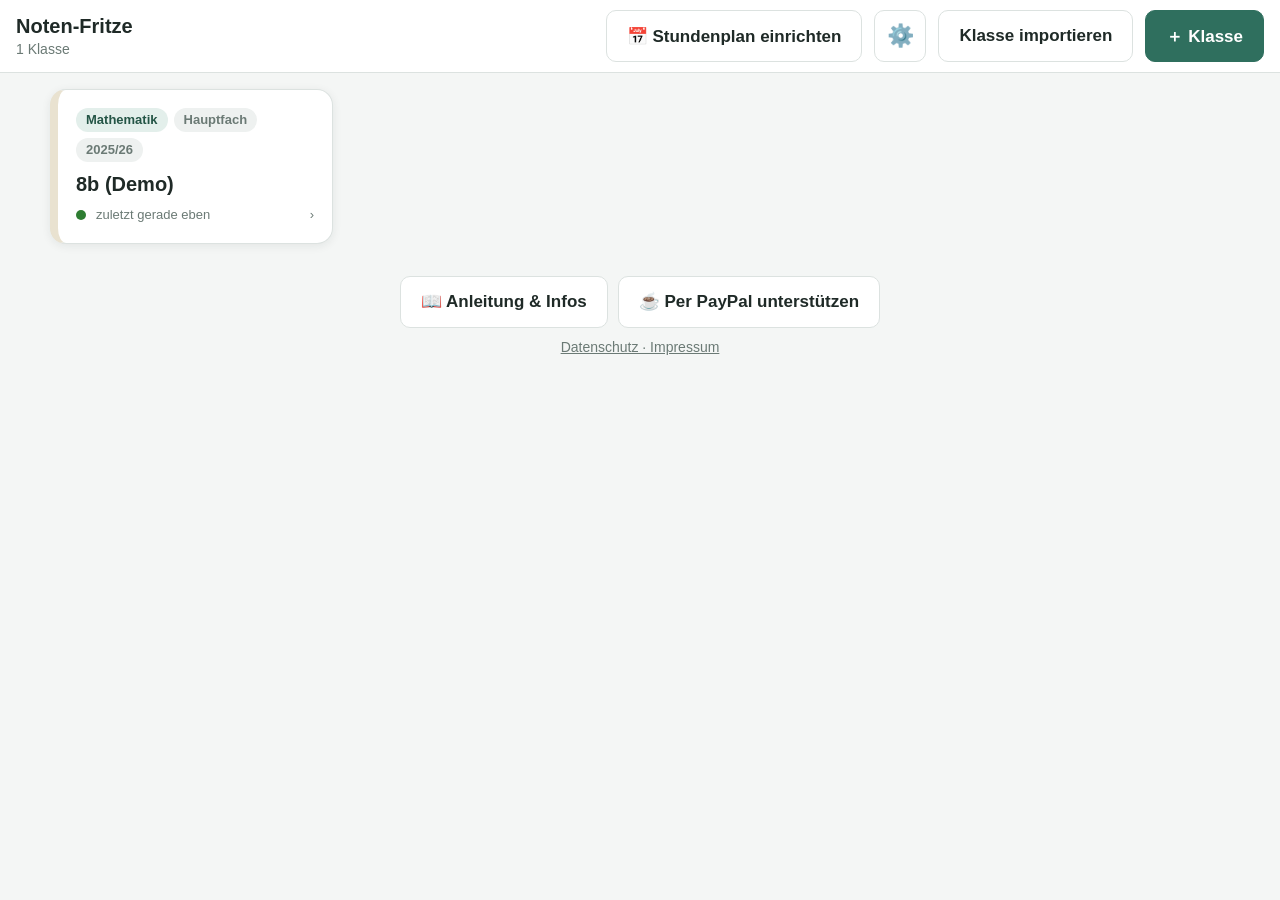
<file: index.html>
<!DOCTYPE html>
<html lang="de">
<head>
  <meta charset="UTF-8" />
  <meta name="viewport" content="width=device-width, initial-scale=1.0, viewport-fit=cover, maximum-scale=1.0, user-scalable=no" />
  <meta name="theme-color" content="#2f6f5e" />
  <meta name="apple-mobile-web-app-capable" content="yes" />
  <meta name="apple-mobile-web-app-status-bar-style" content="default" />
  <meta name="apple-mobile-web-app-title" content="Noten-Fritze" />
  <title>Noten-Fritze</title>
  <meta name="description" content="Kostenlose Noten- und Mitarbeitsverwaltung für Lehrkräfte – 100 % lokal im Browser, ohne Cloud und ohne Konto. Anleitung und Infos: info.html" />
  <link rel="manifest" href="manifest.webmanifest" />
  <link rel="apple-touch-icon" href="icons/icon.svg" />
  <link rel="icon" href="icons/icon.svg" type="image/svg+xml" />
  <link rel="stylesheet" href="css/styles.css" />
</head>
<body>
  <div id="app" class="app">
    <header class="topbar" id="topbar"></header>
    <main class="content" id="view"></main>
  </div>

  <div id="modal-root"></div>
  <div id="toast-root" class="toast-root"></div>

  <!-- Klassische Scripts (funktionieren auch per file://, keine Modul-CORS-Probleme) -->
  <script src="js/version.js"></script>
  <script src="js/neuigkeiten.js"></script>
  <script src="js/db.js"></script>
  <script src="js/store.js"></script>
  <script src="js/store.einstellungen.js"></script>
  <script src="js/store.stundenplan.js"></script>
  <script src="js/store.migrationen.js"></script>
  <script src="js/store.transfer.js"></script>
  <script src="js/store.demo.js"></script>
  <script src="js/calc.js"></script>
  <script src="js/calc.zeugnis.js"></script>
  <script src="js/calc.mitarbeit.js"></script>
  <script src="js/calc.tracker.js"></script>
  <script src="js/calc.sitzplan.js"></script>
  <script src="js/calc.stundenplan.js"></script>
  <script src="js/calc.planung.js"></script>
  <script src="js/csv.js"></script>
  <script src="js/ui.js"></script>
  <script src="js/views.core.js"></script>
  <script src="js/views.einstellungen.js"></script>
  <script src="js/views.besprechung.js"></script>
  <script src="js/views.home-klasse.js"></script>
  <script src="js/views.noten.js"></script>
  <script src="js/views.noten.eingabe.js"></script>
  <script src="js/views.sitzplan.js"></script>
  <script src="js/views.mitarbeit.js"></script>
  <script src="js/views.tracker.js"></script>
  <script src="js/views.stundenplan.js"></script>
  <script src="js/views.kalender.js"></script>
  <script src="js/views.planung.js"></script>
  <script src="js/views.reihen.js"></script>
  <script src="js/views.dialoge.js"></script>
  <script src="js/views.js"></script>
  <script src="js/app.js"></script>
</body>
</html>
</file>
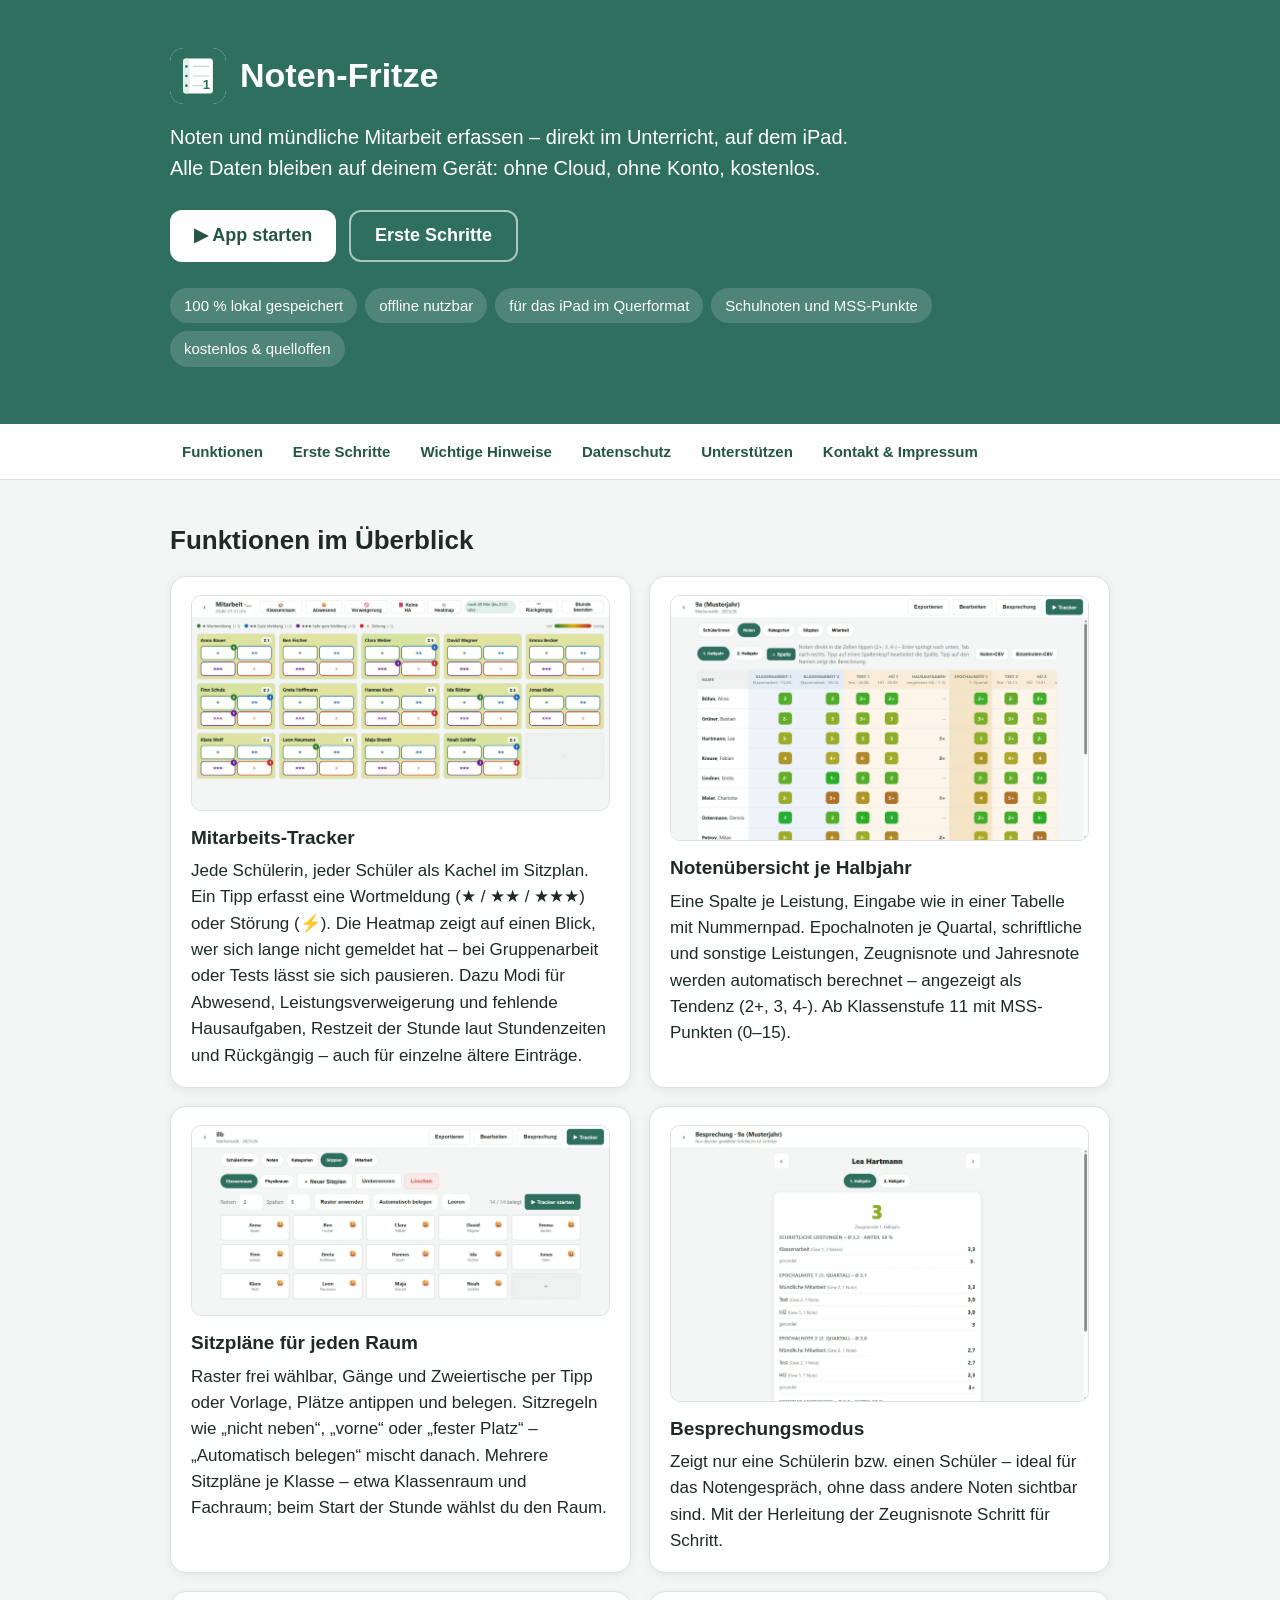
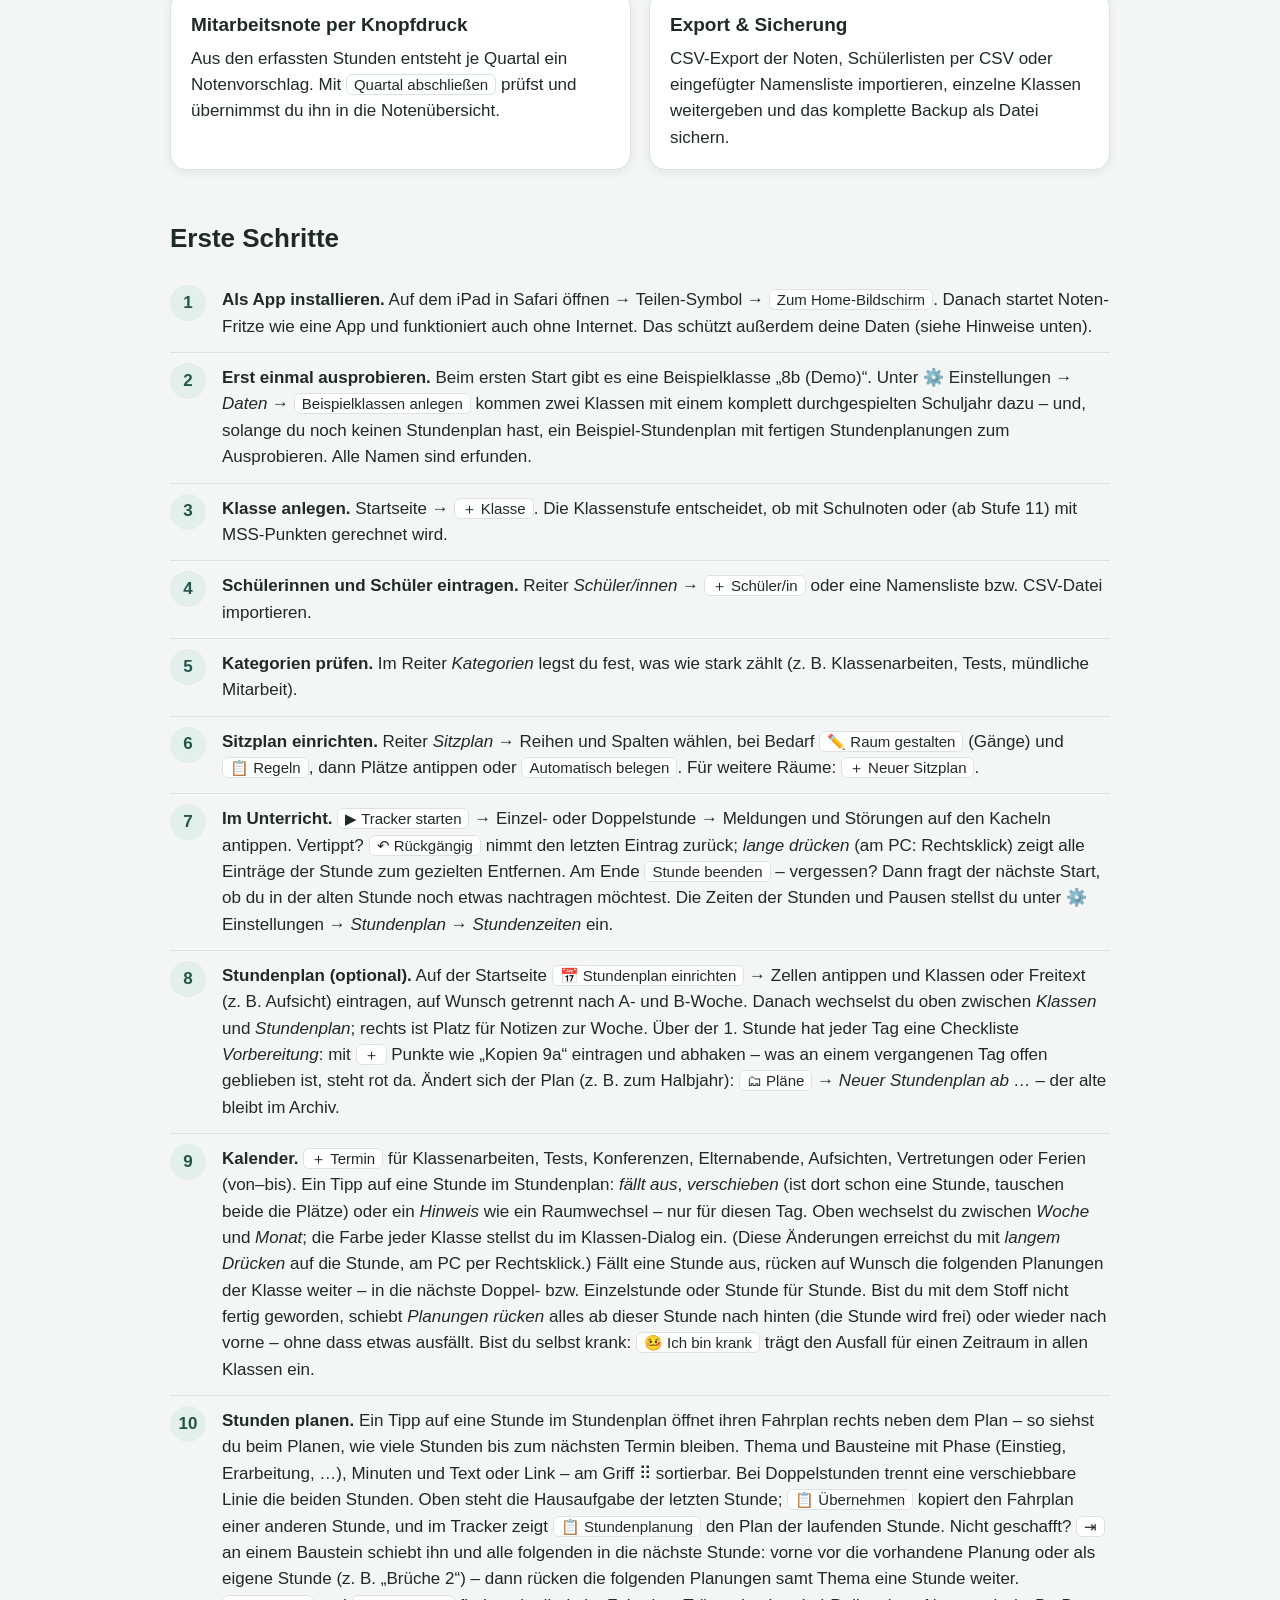
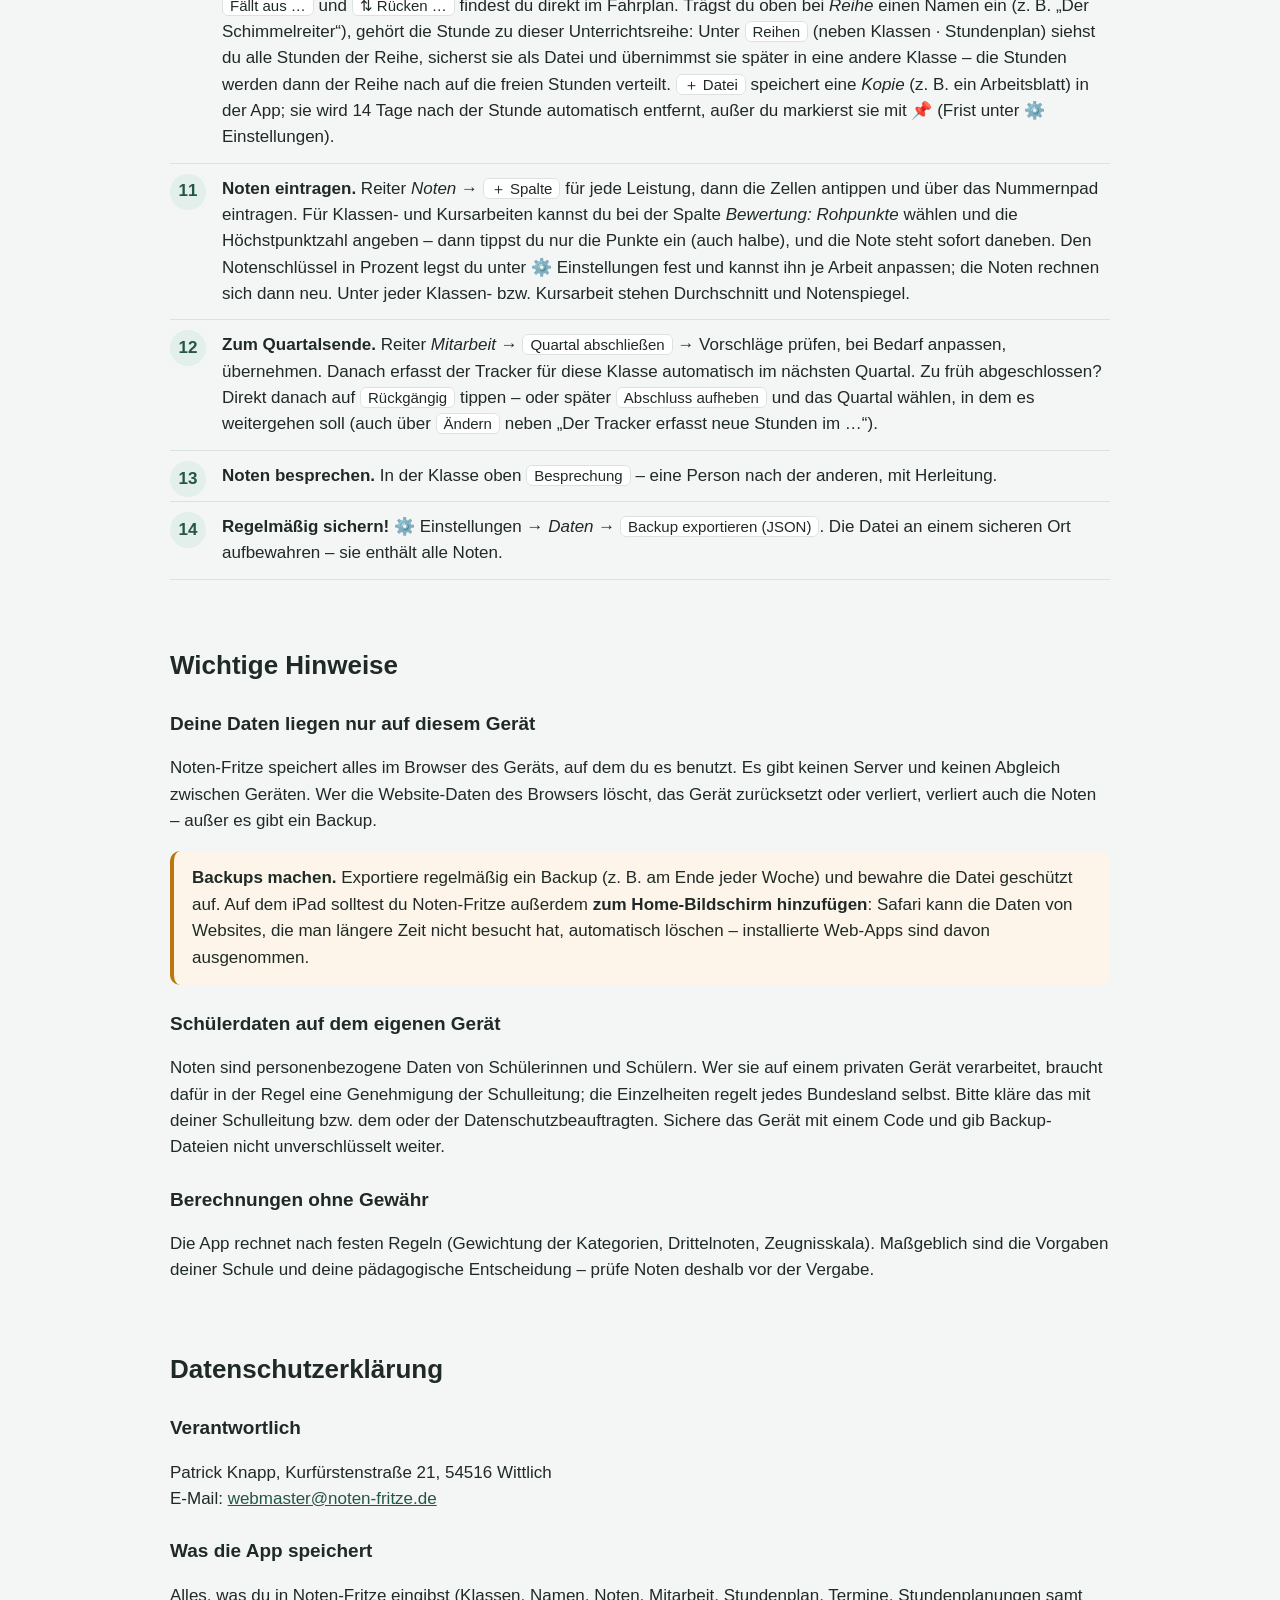
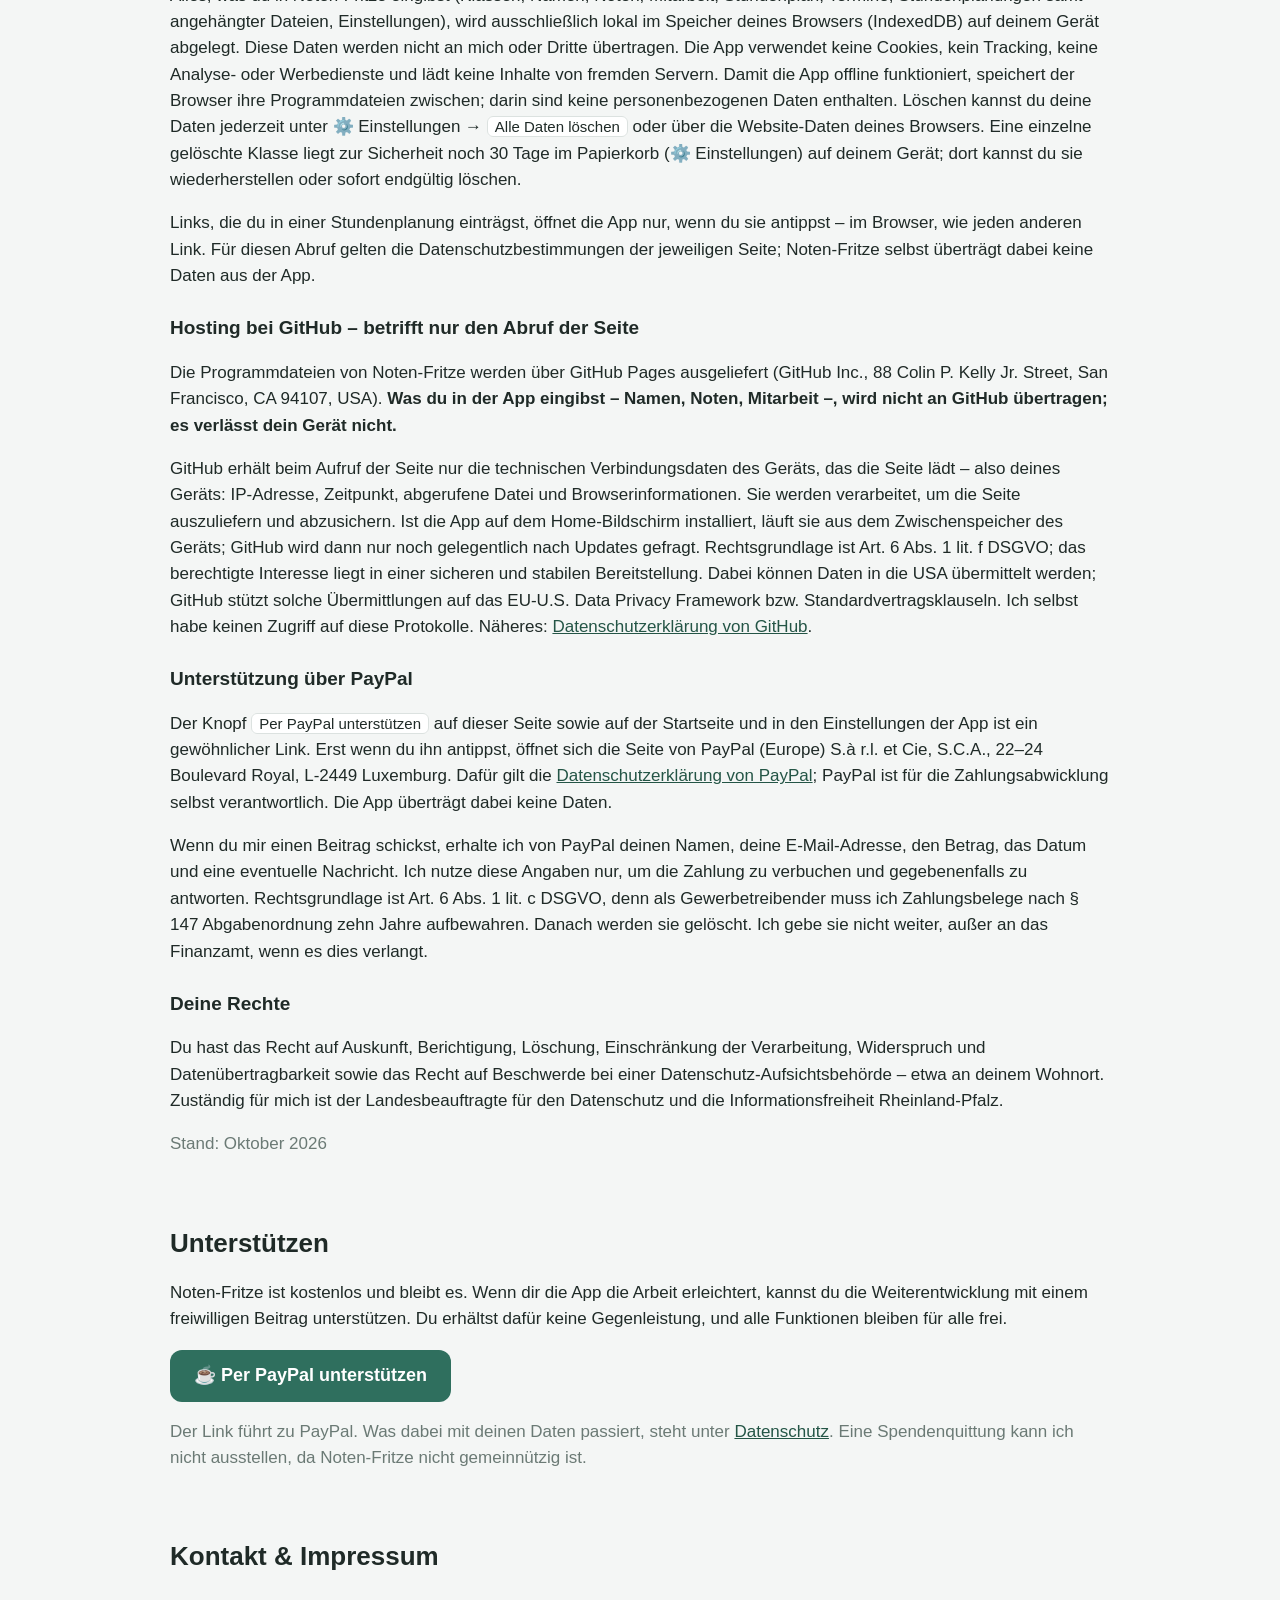
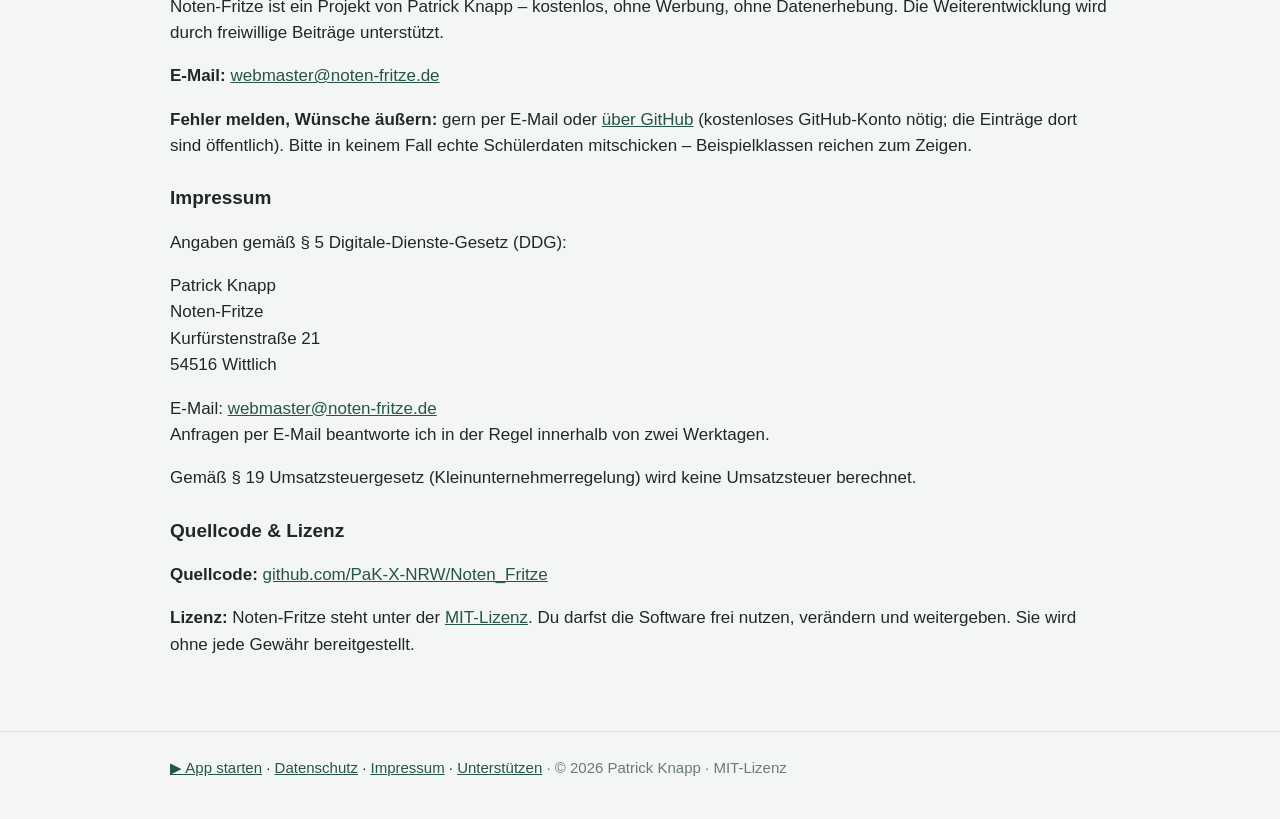
<file: info.html>
<!DOCTYPE html>
<html lang="de">
<head>
  <meta charset="UTF-8" />
  <meta name="viewport" content="width=device-width, initial-scale=1.0, viewport-fit=cover" />
  <meta name="theme-color" content="#2f6f5e" />
  <title>Noten-Fritze – Noten und Mitarbeit lokal auf dem iPad</title>
  <meta name="description" content="Kostenlose Noten- und Mitarbeitsverwaltung für Lehrkräfte: Notenübersicht, Mitarbeits-Tracker mit Sitzplan, Besprechungsmodus. 100 % lokal im Browser – ohne Cloud, ohne Konto, offline nutzbar." />
  <meta property="og:type" content="website" />
  <meta property="og:title" content="Noten-Fritze – Noten und Mitarbeit lokal auf dem iPad" />
  <meta property="og:description" content="Kostenlose Noten- und Mitarbeitsverwaltung für Lehrkräfte. Alle Daten bleiben auf dem eigenen Gerät." />
  <meta property="og:image" content="https://noten-fritze.de/img/tracker.jpg" />
  <meta property="og:url" content="https://noten-fritze.de/info.html" />
  <link rel="canonical" href="https://noten-fritze.de/info.html" />
  <link rel="icon" href="icons/icon.svg" type="image/svg+xml" />
  <script type="application/ld+json">
  {
    "@context": "https://schema.org",
    "@type": "WebApplication",
    "name": "Noten-Fritze",
    "url": "https://noten-fritze.de/",
    "description": "Kostenlose Noten- und Mitarbeitsverwaltung für Lehrkräfte: Notenübersicht, Mitarbeits-Tracker mit Sitzplan, Besprechungsmodus. Alle Daten bleiben lokal im Browser.",
    "applicationCategory": "EducationalApplication",
    "operatingSystem": "Browser (optimiert für iPad)",
    "inLanguage": "de",
    "isAccessibleForFree": true,
    "offers": { "@type": "Offer", "price": "0", "priceCurrency": "EUR" },
    "audience": { "@type": "EducationalAudience", "educationalRole": "teacher" },
    "author": { "@type": "Person", "name": "Patrick Knapp" },
    "license": "https://opensource.org/licenses/MIT",
    "screenshot": "https://noten-fritze.de/img/tracker.jpg"
  }
  </script>
  <link rel="apple-touch-icon" href="icons/icon.svg" />
  <!-- info.html – Infoseite für Lehrkräfte: Funktionen, Kurzanleitung,
       Hinweise, Datenschutzerklärung, Kontakt und Lizenz. Bewusst ohne
       ausführbare Scripts und externe Ressourcen (nur Links; der JSON-LD-Block
       oben sind reine Daten für Suchmaschinen). -->
  <style>
    :root {
      --bg: #f4f6f5; --surface: #ffffff; --line: #dce2e0;
      --text: #1f2a27; --text-muted: #6b7a75;
      --accent: #2f6f5e; --accent-dark: #245546; --accent-soft: #e3efeb;
      --warn-soft: #fdf5e9; --warn: #b9770e;
      --radius: 16px; --shadow: 0 2px 10px rgba(31, 42, 39, 0.08);
    }
    * { box-sizing: border-box; }
    html { scroll-behavior: smooth; }
    body {
      margin: 0; background: var(--bg); color: var(--text);
      font-family: -apple-system, BlinkMacSystemFont, "Segoe UI", Roboto, Helvetica, Arial, sans-serif;
      font-size: 17px; line-height: 1.55; -webkit-font-smoothing: antialiased;
    }
    a { color: var(--accent-dark); }
    .wrap { max-width: 980px; margin: 0 auto; padding: 0 20px; }
    header.hero { background: var(--accent); color: #fff; padding: 48px 0 40px; }
    .hero .brand { display: flex; align-items: center; gap: 14px; }
    .hero .brand img { width: 56px; height: 56px; border-radius: 14px; background: #fff; }
    .hero h1 { margin: 0; font-size: 34px; line-height: 1.15; }
    .hero p.lead { font-size: 20px; margin: 18px 0 26px; max-width: 700px; }
    .btn {
      display: inline-flex; align-items: center; gap: 8px; min-height: 52px; padding: 0 24px;
      border-radius: 12px; font-weight: 700; text-decoration: none; font-size: 18px;
    }
    .btn.primary { background: #fff; color: var(--accent-dark); }
    .btn.ghost { color: #fff; border: 2px solid rgba(255,255,255,.6); margin-left: 8px; }
    .btn.accent { background: var(--accent); color: #fff; }
    .badges { display: flex; flex-wrap: wrap; gap: 8px; margin-top: 26px; padding: 0; list-style: none; }
    .badges li { background: rgba(255,255,255,.15); border-radius: 999px; padding: 6px 14px; font-size: 15px; }
    nav.toc { background: var(--surface); border-bottom: 1px solid var(--line); position: sticky; top: 0; z-index: 2; }
    nav.toc .wrap { display: flex; gap: 6px; overflow-x: auto; padding-top: 10px; padding-bottom: 10px; }
    nav.toc a { white-space: nowrap; text-decoration: none; padding: 6px 12px; border-radius: 999px; font-weight: 600; font-size: 15px; }
    nav.toc a:hover { background: var(--accent-soft); }
    section { padding: 40px 0 8px; }
    section h2 { font-size: 26px; margin: 0 0 16px; }
    section h3 { font-size: 19px; margin: 24px 0 6px; }
    .features { display: grid; grid-template-columns: repeat(auto-fit, minmax(380px, 1fr)); gap: 18px; }
    @media (max-width: 440px) { .features { grid-template-columns: 1fr; } }
    .card { background: var(--surface); border: 1px solid var(--line); border-radius: var(--radius); box-shadow: var(--shadow); padding: 18px 20px; }
    .card h3 { margin-top: 0; }
    .card p { margin: 6px 0 0; }
    figure { margin: 0 0 12px; }
    figure img { width: 100%; height: auto; display: block; border-radius: 10px; border: 1px solid var(--line); }
    figcaption { font-size: 14px; color: var(--text-muted); margin-top: 6px; }
    ol.steps { padding-left: 0; list-style: none; counter-reset: s; }
    ol.steps li { counter-increment: s; position: relative; padding: 12px 0 12px 52px; border-bottom: 1px solid var(--line); }
    ol.steps li::before {
      content: counter(s); position: absolute; left: 0; top: 10px; width: 36px; height: 36px; border-radius: 50%;
      background: var(--accent-soft); color: var(--accent-dark); font-weight: 700; display: flex; align-items: center; justify-content: center;
    }
    .note { background: var(--warn-soft); border-left: 4px solid var(--warn); border-radius: 10px; padding: 14px 18px; margin: 14px 0; }
    .muted { color: var(--text-muted); }
    kbd, .ui { background: var(--surface); border: 1px solid var(--line); border-radius: 6px; padding: 1px 7px; font-size: 15px; font-family: inherit; white-space: nowrap; }
    footer { margin-top: 48px; padding: 24px 0 40px; border-top: 1px solid var(--line); font-size: 15px; }
    @media (max-width: 600px) {
      .hero h1 { font-size: 28px; }
      .btn.ghost { margin: 10px 0 0; }
    }
  </style>
</head>
<body>
  <header class="hero">
    <div class="wrap">
      <div class="brand"><img src="icons/icon.svg" alt="" /><h1>Noten-Fritze</h1></div>
      <p class="lead">Noten und mündliche Mitarbeit erfassen – direkt im Unterricht, auf dem iPad.
        Alle Daten bleiben auf deinem Gerät: ohne Cloud, ohne Konto, kostenlos.</p>
      <a class="btn primary" href="./">▶︎ App starten</a>
      <a class="btn ghost" href="#start">Erste Schritte</a>
      <ul class="badges">
        <li>100 % lokal gespeichert</li>
        <li>offline nutzbar</li>
        <li>für das iPad im Querformat</li>
        <li>Schulnoten und MSS-Punkte</li>
        <li>kostenlos &amp; quelloffen</li>
      </ul>
    </div>
  </header>

  <nav class="toc" aria-label="Inhalt">
    <div class="wrap">
      <a href="#funktionen">Funktionen</a>
      <a href="#start">Erste Schritte</a>
      <a href="#hinweise">Wichtige Hinweise</a>
      <a href="#datenschutz">Datenschutz</a>
      <a href="#unterstuetzen">Unterstützen</a>
      <a href="#kontakt">Kontakt &amp; Impressum</a>
    </div>
  </nav>

  <main class="wrap">
    <!-- ================= Funktionen ================= -->
    <section id="funktionen">
      <h2>Funktionen im Überblick</h2>
      <div class="features">
        <div class="card">
          <figure><img src="img/tracker.jpg" alt="Mitarbeits-Tracker mit Schülerkacheln im Sitzplan" loading="lazy" /></figure>
          <h3>Mitarbeits-Tracker</h3>
          <p>Jede Schülerin, jeder Schüler als Kachel im Sitzplan. Ein Tipp erfasst eine Wortmeldung
            (★ / ★★ / ★★★) oder Störung (⚡). Die Heatmap zeigt auf einen Blick, wer sich lange nicht
            gemeldet hat – bei Gruppenarbeit oder Tests lässt sie sich pausieren. Dazu Modi für Abwesend, Leistungsverweigerung und fehlende Hausaufgaben,
            Restzeit der Stunde laut Stundenzeiten und Rückgängig – auch für einzelne ältere Einträge.</p>
        </div>
        <div class="card">
          <figure><img src="img/noten.jpg" alt="Notenübersicht eines Halbjahres" loading="lazy" /></figure>
          <h3>Notenübersicht je Halbjahr</h3>
          <p>Eine Spalte je Leistung, Eingabe wie in einer Tabelle mit Nummernpad. Epochalnoten je
            Quartal, schriftliche und sonstige Leistungen, Zeugnisnote und Jahresnote werden automatisch
            berechnet – angezeigt als Tendenz (2+, 3, 4-). Ab Klassenstufe 11 mit MSS-Punkten (0–15).</p>
        </div>
        <div class="card">
          <figure><img src="img/sitzplan.jpg" alt="Sitzplan-Editor mit mehreren Räumen" loading="lazy" /></figure>
          <h3>Sitzpläne für jeden Raum</h3>
          <p>Raster frei wählbar, Gänge und Zweiertische per Tipp oder Vorlage, Plätze antippen und belegen.
            Sitzregeln wie „nicht neben“, „vorne“ oder „fester Platz“ – „Automatisch belegen“ mischt danach.
            Mehrere Sitzpläne je Klasse – etwa Klassenraum und Fachraum; beim Start der Stunde wählst du den Raum.</p>
        </div>
        <div class="card">
          <figure><img src="img/besprechung.jpg" alt="Besprechungsmodus mit Herleitung der Zeugnisnote" loading="lazy" /></figure>
          <h3>Besprechungsmodus</h3>
          <p>Zeigt nur eine Schülerin bzw. einen Schüler – ideal für das Notengespräch, ohne dass
            andere Noten sichtbar sind. Mit der Herleitung der Zeugnisnote Schritt für Schritt.</p>
        </div>
        <div class="card">
          <h3>Mitarbeitsnote per Knopfdruck</h3>
          <p>Aus den erfassten Stunden entsteht je Quartal ein Notenvorschlag. Mit
            <span class="ui">Quartal abschließen</span> prüfst und übernimmst du ihn in die Notenübersicht.</p>
        </div>
        <div class="card">
          <h3>Export &amp; Sicherung</h3>
          <p>CSV-Export der Noten, Schülerlisten per CSV oder eingefügter Namensliste importieren,
            einzelne Klassen weitergeben und das komplette Backup als Datei sichern.</p>
        </div>
      </div>
    </section>

    <!-- ================= Erste Schritte ================= -->
    <section id="start">
      <h2>Erste Schritte</h2>
      <ol class="steps">
        <li><strong>Als App installieren.</strong> Auf dem iPad in Safari öffnen → Teilen-Symbol →
          <span class="ui">Zum Home-Bildschirm</span>. Danach startet Noten-Fritze wie eine App und
          funktioniert auch ohne Internet. Das schützt außerdem deine Daten (siehe Hinweise unten).</li>
        <li><strong>Erst einmal ausprobieren.</strong> Beim ersten Start gibt es eine Beispielklasse „8b (Demo)“.
          Unter ⚙️ Einstellungen → <em>Daten</em> → <span class="ui">Beispielklassen anlegen</span> kommen zwei Klassen mit
          einem komplett durchgespielten Schuljahr dazu – und, solange du noch keinen Stundenplan hast, ein
          Beispiel-Stundenplan mit fertigen Stundenplanungen zum Ausprobieren. Alle Namen sind erfunden.</li>
        <li><strong>Klasse anlegen.</strong> Startseite → <span class="ui">＋ Klasse</span>. Die Klassenstufe
          entscheidet, ob mit Schulnoten oder (ab Stufe 11) mit MSS-Punkten gerechnet wird.</li>
        <li><strong>Schülerinnen und Schüler eintragen.</strong> Reiter <em>Schüler/innen</em> →
          <span class="ui">＋ Schüler/in</span> oder eine Namensliste bzw. CSV-Datei importieren.</li>
        <li><strong>Kategorien prüfen.</strong> Im Reiter <em>Kategorien</em> legst du fest, was wie stark
          zählt (z.&nbsp;B. Klassenarbeiten, Tests, mündliche Mitarbeit).</li>
        <li><strong>Sitzplan einrichten.</strong> Reiter <em>Sitzplan</em> → Reihen und Spalten wählen,
          bei Bedarf <span class="ui">✏️ Raum gestalten</span> (Gänge) und <span class="ui">📋 Regeln</span>,
          dann Plätze antippen oder <span class="ui">Automatisch belegen</span>. Für weitere Räume:
          <span class="ui">＋ Neuer Sitzplan</span>.</li>
        <li><strong>Im Unterricht.</strong> <span class="ui">▶︎ Tracker starten</span> → Einzel- oder
          Doppelstunde → Meldungen und Störungen auf den Kacheln antippen. Vertippt?
          <span class="ui">↶ Rückgängig</span> nimmt den letzten Eintrag zurück; <em>lange drücken</em>
          (am PC: Rechtsklick) zeigt alle Einträge der Stunde zum gezielten Entfernen.
          Am Ende <span class="ui">Stunde beenden</span> – vergessen? Dann fragt der nächste Start, ob du
          in der alten Stunde noch etwas nachtragen möchtest. Die Zeiten der Stunden und Pausen
          stellst du unter ⚙️ Einstellungen → <em>Stundenplan</em> → <em>Stundenzeiten</em> ein.</li>
        <li><strong>Stundenplan (optional).</strong> Auf der Startseite <span class="ui">📅 Stundenplan einrichten</span>
          → Zellen antippen und Klassen oder Freitext (z.&nbsp;B. Aufsicht) eintragen, auf Wunsch getrennt nach
          A- und B-Woche. Danach wechselst du oben zwischen <em>Klassen</em> und <em>Stundenplan</em>; rechts ist
          Platz für Notizen zur Woche. Über der 1. Stunde hat jeder Tag eine Checkliste <em>Vorbereitung</em>:
          mit <span class="ui">＋</span> Punkte wie „Kopien 9a“ eintragen und abhaken – was an einem vergangenen Tag
          offen geblieben ist, steht rot da. Ändert sich der Plan (z.&nbsp;B. zum Halbjahr): <span class="ui">🗂 Pläne</span>
          → <em>Neuer Stundenplan ab …</em> – der alte bleibt im Archiv.</li>
        <li><strong>Kalender.</strong> <span class="ui">＋ Termin</span> für Klassenarbeiten, Tests, Konferenzen,
          Elternabende, Aufsichten, Vertretungen oder Ferien (von–bis). Ein Tipp auf eine Stunde im Stundenplan:
          <em>fällt aus</em>, <em>verschieben</em> (ist dort schon eine Stunde, tauschen beide die Plätze) oder
          ein <em>Hinweis</em> wie ein Raumwechsel – nur für diesen Tag. Oben wechselst du zwischen
          <em>Woche</em> und <em>Monat</em>; die Farbe jeder Klasse stellst du im Klassen-Dialog ein.
          (Diese Änderungen erreichst du mit <em>langem Drücken</em> auf die Stunde, am PC per Rechtsklick.)
          Fällt eine Stunde aus, rücken auf Wunsch die folgenden Planungen der Klasse weiter – in die nächste
          Doppel- bzw. Einzelstunde oder Stunde für Stunde. Bist du mit dem Stoff nicht fertig geworden,
          schiebt <em>Planungen rücken</em> alles ab dieser Stunde nach hinten (die Stunde wird frei) oder
          wieder nach vorne – ohne dass etwas ausfällt. Bist du selbst krank:
          <span class="ui">🤒 Ich bin krank</span> trägt den Ausfall für einen Zeitraum in allen Klassen ein.</li>
        <li><strong>Stunden planen.</strong> Ein Tipp auf eine Stunde im Stundenplan öffnet ihren Fahrplan rechts
          neben dem Plan – so siehst du beim Planen, wie viele Stunden bis zum nächsten Termin bleiben. Thema
          und Bausteine mit Phase (Einstieg, Erarbeitung, …), Minuten und Text oder Link – am Griff ⠿ sortierbar.
          Bei Doppelstunden trennt eine verschiebbare Linie die beiden Stunden. Oben steht die Hausaufgabe der
          letzten Stunde; <span class="ui">📋 Übernehmen</span> kopiert den Fahrplan einer anderen Stunde, und im
          Tracker zeigt <span class="ui">📋 Stundenplanung</span> den Plan der laufenden Stunde. Nicht geschafft?
          <span class="ui">⇥</span> an einem Baustein schiebt ihn und alle folgenden in die nächste Stunde: vorne vor
          die vorhandene Planung oder als eigene Stunde (z.&nbsp;B. „Brüche 2“) – dann rücken die folgenden
          Planungen samt Thema eine Stunde weiter. <span class="ui">Fällt aus …</span> und <span class="ui">⇅ Rücken …</span>
          findest du direkt im Fahrplan. Trägst du oben bei <em>Reihe</em> einen Namen ein (z.&nbsp;B. „Der Schimmelreiter“),
          gehört die Stunde zu dieser Unterrichtsreihe: Unter <span class="ui">Reihen</span> (neben Klassen · Stundenplan)
          siehst du alle Stunden der Reihe, sicherst sie als Datei und übernimmst sie später in eine andere Klasse –
          die Stunden werden dann der Reihe nach auf die freien Stunden verteilt.
          <span class="ui">＋ Datei</span> speichert eine <em>Kopie</em> (z.&nbsp;B. ein Arbeitsblatt) in der App; sie wird
          14 Tage nach der Stunde automatisch entfernt, außer du markierst sie mit 📌 (Frist unter ⚙️ Einstellungen).</li>
        <li><strong>Noten eintragen.</strong> Reiter <em>Noten</em> → <span class="ui">＋ Spalte</span> für
          jede Leistung, dann die Zellen antippen und über das Nummernpad eintragen. Für Klassen- und Kursarbeiten
          kannst du bei der Spalte <em>Bewertung: Rohpunkte</em> wählen und die Höchstpunktzahl angeben – dann tippst
          du nur die Punkte ein (auch halbe), und die Note steht sofort daneben. Den Notenschlüssel in Prozent
          legst du unter ⚙️ Einstellungen fest und kannst ihn je Arbeit anpassen; die Noten rechnen sich dann neu.
          Unter jeder Klassen- bzw. Kursarbeit stehen Durchschnitt und Notenspiegel.</li>
        <li><strong>Zum Quartalsende.</strong> Reiter <em>Mitarbeit</em> →
          <span class="ui">Quartal abschließen</span> → Vorschläge prüfen, bei Bedarf anpassen, übernehmen. Danach
          erfasst der Tracker für diese Klasse automatisch im nächsten Quartal. Zu früh abgeschlossen? Direkt
          danach auf <span class="ui">Rückgängig</span> tippen – oder später <span class="ui">Abschluss aufheben</span>
          und das Quartal wählen, in dem es weitergehen soll (auch über <span class="ui">Ändern</span> neben
          „Der Tracker erfasst neue Stunden im …“).</li>
        <li><strong>Noten besprechen.</strong> In der Klasse oben <span class="ui">Besprechung</span> –
          eine Person nach der anderen, mit Herleitung.</li>
        <li><strong>Regelmäßig sichern!</strong> ⚙️ Einstellungen → <em>Daten</em> → <span class="ui">Backup exportieren (JSON)</span>.
          Die Datei an einem sicheren Ort aufbewahren – sie enthält alle Noten.</li>
      </ol>
    </section>

    <!-- ================= Hinweise ================= -->
    <section id="hinweise">
      <h2>Wichtige Hinweise</h2>

      <h3>Deine Daten liegen nur auf diesem Gerät</h3>
      <p>Noten-Fritze speichert alles im Browser des Geräts, auf dem du es benutzt. Es gibt keinen
        Server und keinen Abgleich zwischen Geräten. Wer die Website-Daten des Browsers löscht, das Gerät
        zurücksetzt oder verliert, verliert auch die Noten – außer es gibt ein Backup.</p>
      <div class="note"><strong>Backups machen.</strong> Exportiere regelmäßig ein Backup (z.&nbsp;B. am Ende
        jeder Woche) und bewahre die Datei geschützt auf. Auf dem iPad solltest du Noten-Fritze außerdem
        <strong>zum Home-Bildschirm hinzufügen</strong>: Safari kann die Daten von Websites, die man längere
        Zeit nicht besucht hat, automatisch löschen – installierte Web-Apps sind davon ausgenommen.</div>

      <h3>Schülerdaten auf dem eigenen Gerät</h3>
      <p>Noten sind personenbezogene Daten von Schülerinnen und Schülern. Wer sie auf einem privaten
        Gerät verarbeitet, braucht dafür in der Regel eine Genehmigung der Schulleitung; die Einzelheiten
        regelt jedes Bundesland selbst. Bitte kläre das mit deiner Schulleitung bzw. dem oder der
        Datenschutzbeauftragten. Sichere das Gerät mit einem Code und gib Backup-Dateien nicht unverschlüsselt weiter.</p>

      <h3>Berechnungen ohne Gewähr</h3>
      <p>Die App rechnet nach festen Regeln (Gewichtung der Kategorien, Drittelnoten, Zeugnisskala).
        Maßgeblich sind die Vorgaben deiner Schule und deine pädagogische Entscheidung – prüfe Noten
        deshalb vor der Vergabe.</p>
    </section>

    <!-- ================= Datenschutz ================= -->
    <section id="datenschutz">
      <h2>Datenschutzerklärung</h2>

      <h3>Verantwortlich</h3>
      <p>Patrick Knapp, Kurfürstenstraße 21, 54516 Wittlich<br />E-Mail: <a href="mailto:webmaster@noten-fritze.de">webmaster@noten-fritze.de</a></p>

      <h3>Was die App speichert</h3>
      <p>Alles, was du in Noten-Fritze eingibst (Klassen, Namen, Noten, Mitarbeit, Stundenplan, Termine,
        Stundenplanungen samt angehängter Dateien, Einstellungen), wird
        ausschließlich lokal im Speicher deines Browsers (IndexedDB) auf deinem Gerät abgelegt. Diese Daten
        werden nicht an mich oder Dritte übertragen. Die App verwendet keine Cookies, kein Tracking, keine
        Analyse- oder Werbedienste und lädt keine Inhalte von fremden Servern. Damit die App offline
        funktioniert, speichert der Browser ihre Programmdateien zwischen; darin sind keine
        personenbezogenen Daten enthalten. Löschen kannst du deine Daten jederzeit unter ⚙️ Einstellungen →
        <span class="ui">Alle Daten löschen</span> oder über die Website-Daten deines Browsers. Eine einzelne
        gelöschte Klasse liegt zur Sicherheit noch 30 Tage im Papierkorb (⚙️ Einstellungen) auf deinem Gerät; dort
        kannst du sie wiederherstellen oder sofort endgültig löschen.</p>
      <p>Links, die du in einer Stundenplanung einträgst, öffnet die App nur, wenn du sie antippst – im
        Browser, wie jeden anderen Link. Für diesen Abruf gelten die Datenschutzbestimmungen der jeweiligen
        Seite; Noten-Fritze selbst überträgt dabei keine Daten aus der App.</p>

      <h3>Hosting bei GitHub – betrifft nur den Abruf der Seite</h3>
      <p>Die Programmdateien von Noten-Fritze werden über GitHub Pages ausgeliefert (GitHub Inc.,
        88 Colin P. Kelly Jr. Street, San Francisco, CA 94107, USA). <strong>Was du in der App eingibst –
        Namen, Noten, Mitarbeit –, wird nicht an GitHub übertragen; es verlässt dein Gerät nicht.</strong></p>
      <p>GitHub erhält beim Aufruf der Seite nur die technischen Verbindungsdaten des Geräts, das die Seite
        lädt – also deines Geräts: IP-Adresse, Zeitpunkt, abgerufene Datei und Browserinformationen. Sie werden
        verarbeitet, um die Seite auszuliefern und abzusichern. Ist die App auf dem Home-Bildschirm
        installiert, läuft sie aus dem Zwischenspeicher des Geräts; GitHub wird dann nur noch gelegentlich
        nach Updates gefragt. Rechtsgrundlage ist Art. 6 Abs. 1 lit. f DSGVO; das berechtigte Interesse liegt
        in einer sicheren und stabilen Bereitstellung. Dabei können Daten in die USA übermittelt werden; GitHub
        stützt solche Übermittlungen auf das EU-U.S. Data Privacy Framework bzw. Standardvertragsklauseln. Ich
        selbst habe keinen Zugriff auf diese Protokolle. Näheres:
        <a href="https://docs.github.com/de/site-policy/privacy-policies/github-general-privacy-statement" rel="noopener">Datenschutzerklärung von GitHub</a>.</p>

      <h3>Unterstützung über PayPal</h3>
      <p>Der Knopf <span class="ui">Per PayPal unterstützen</span> auf dieser Seite sowie auf der Startseite und in den Einstellungen der App
        ist ein gewöhnlicher Link. Erst wenn du ihn antippst, öffnet sich die Seite von PayPal (Europe) S.à r.l.
        et Cie, S.C.A., 22–24 Boulevard Royal, L-2449 Luxemburg. Dafür gilt die
        <a href="https://www.paypal.com/de/legalhub/privacy-full" rel="noopener">Datenschutzerklärung von PayPal</a>;
        PayPal ist für die Zahlungsabwicklung selbst verantwortlich. Die App überträgt dabei keine Daten.</p>
      <p>Wenn du mir einen Beitrag schickst, erhalte ich von PayPal deinen Namen, deine E-Mail-Adresse, den
        Betrag, das Datum und eine eventuelle Nachricht. Ich nutze diese Angaben nur, um die Zahlung zu verbuchen
        und gegebenenfalls zu antworten. Rechtsgrundlage ist Art. 6 Abs. 1 lit. c DSGVO, denn als
        Gewerbetreibender muss ich Zahlungsbelege nach § 147 Abgabenordnung zehn Jahre aufbewahren. Danach werden
        sie gelöscht. Ich gebe sie nicht weiter, außer an das Finanzamt, wenn es dies verlangt.</p>

      <h3>Deine Rechte</h3>
      <p>Du hast das Recht auf Auskunft, Berichtigung, Löschung, Einschränkung der Verarbeitung, Widerspruch
        und Datenübertragbarkeit sowie das Recht auf Beschwerde bei einer Datenschutz-Aufsichtsbehörde –
        etwa an deinem Wohnort. Zuständig für mich ist der Landesbeauftragte für den Datenschutz und die
        Informationsfreiheit Rheinland-Pfalz.</p>
      <p class="muted">Stand: Oktober 2026</p>
    </section>

    <!-- ================= Unterstützen ================= -->
    <section id="unterstuetzen">
      <h2>Unterstützen</h2>
      <p>Noten-Fritze ist kostenlos und bleibt es. Wenn dir die App die Arbeit erleichtert, kannst du die
        Weiterentwicklung mit einem freiwilligen Beitrag unterstützen. Du erhältst dafür keine Gegenleistung,
        und alle Funktionen bleiben für alle frei.</p>
      <p><a class="btn accent" href="https://paypal.me/notenfritze" rel="noopener">☕ Per PayPal unterstützen</a></p>
      <p class="muted">Der Link führt zu PayPal. Was dabei mit deinen Daten passiert, steht unter
        <a href="#datenschutz">Datenschutz</a>. Eine Spendenquittung kann ich nicht ausstellen, da Noten-Fritze
        nicht gemeinnützig ist.</p>
    </section>

    <!-- ================= Kontakt & Impressum ================= -->
    <section id="kontakt">
      <h2>Kontakt &amp; Impressum</h2>
      <p>Noten-Fritze ist ein Projekt von Patrick Knapp – kostenlos, ohne Werbung, ohne Datenerhebung.
        Die Weiterentwicklung wird durch freiwillige Beiträge unterstützt.</p>
      <p><strong>E-Mail:</strong> <a href="mailto:webmaster@noten-fritze.de">webmaster@noten-fritze.de</a></p>
      <p><strong>Fehler melden, Wünsche äußern:</strong> gern per E-Mail oder
        <a href="https://github.com/PaK-X-NRW/Noten_Fritze/issues" rel="noopener">über GitHub</a>
        (kostenloses GitHub-Konto nötig; die Einträge dort sind öffentlich).
        Bitte in keinem Fall echte Schülerdaten mitschicken – Beispielklassen reichen zum Zeigen.</p>
      <h3 id="impressum">Impressum</h3>
      <p>Angaben gemäß § 5 Digitale-Dienste-Gesetz (DDG):</p>
      <p>Patrick Knapp<br />Noten-Fritze<br />Kurfürstenstraße 21<br />54516 Wittlich</p>
      <p>E-Mail: <a href="mailto:webmaster@noten-fritze.de">webmaster@noten-fritze.de</a><br />
        Anfragen per E-Mail beantworte ich in der Regel innerhalb von zwei Werktagen.</p>
      <p>Gemäß § 19 Umsatzsteuergesetz (Kleinunternehmerregelung) wird keine Umsatzsteuer berechnet.</p>

      <h3>Quellcode &amp; Lizenz</h3>
      <p><strong>Quellcode:</strong> <a href="https://github.com/PaK-X-NRW/Noten_Fritze" rel="noopener">github.com/PaK-X-NRW/Noten_Fritze</a></p>
      <p><strong>Lizenz:</strong> Noten-Fritze steht unter der <a href="https://github.com/PaK-X-NRW/Noten_Fritze/blob/main/LICENSE" rel="noopener">MIT-Lizenz</a>.
        Du darfst die Software frei nutzen, verändern und weitergeben. Sie wird ohne jede Gewähr bereitgestellt.</p>
    </section>
  </main>

  <footer>
    <div class="wrap">
      <a href="./">▶︎ App starten</a> · <a href="#datenschutz">Datenschutz</a> · <a href="#impressum">Impressum</a> · <a href="#unterstuetzen">Unterstützen</a>
      <span class="muted"> · © 2026 Patrick Knapp · MIT-Lizenz</span>
    </div>
  </footer>
</body>
</html>
</file>
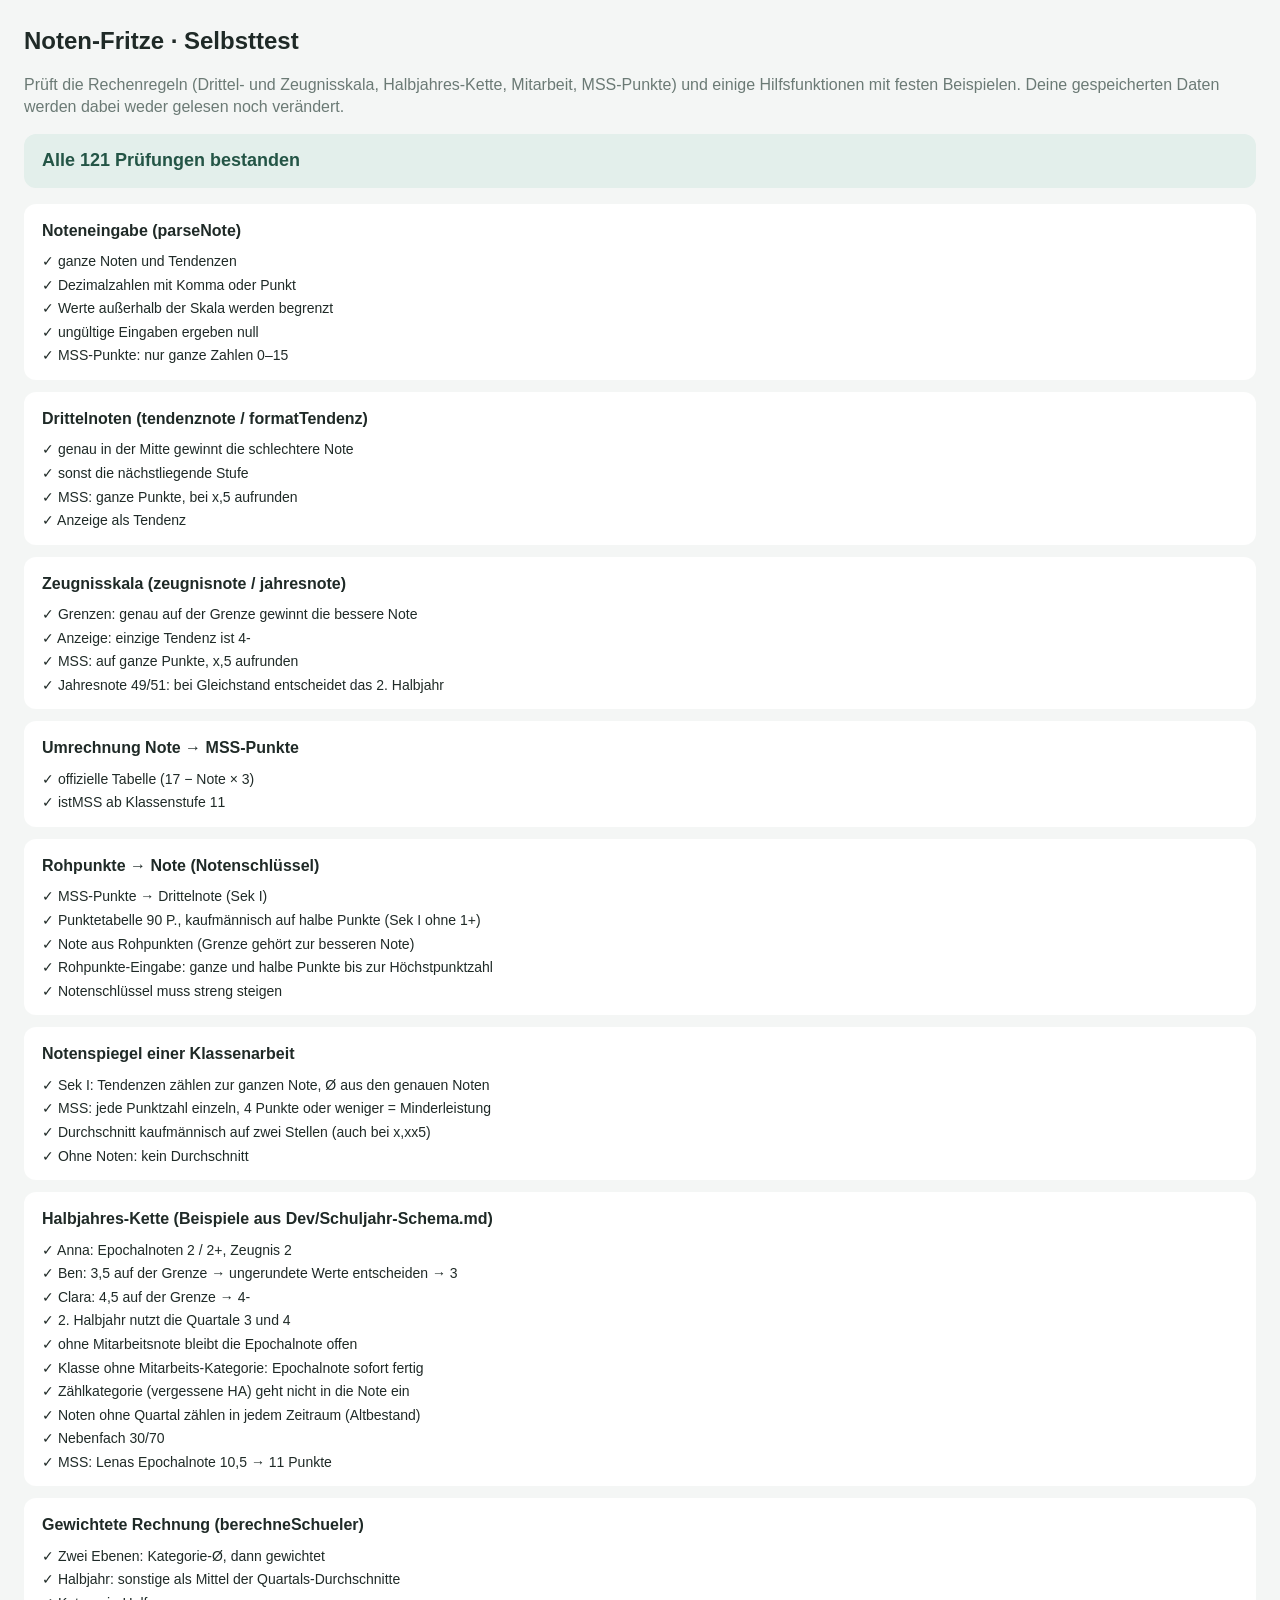
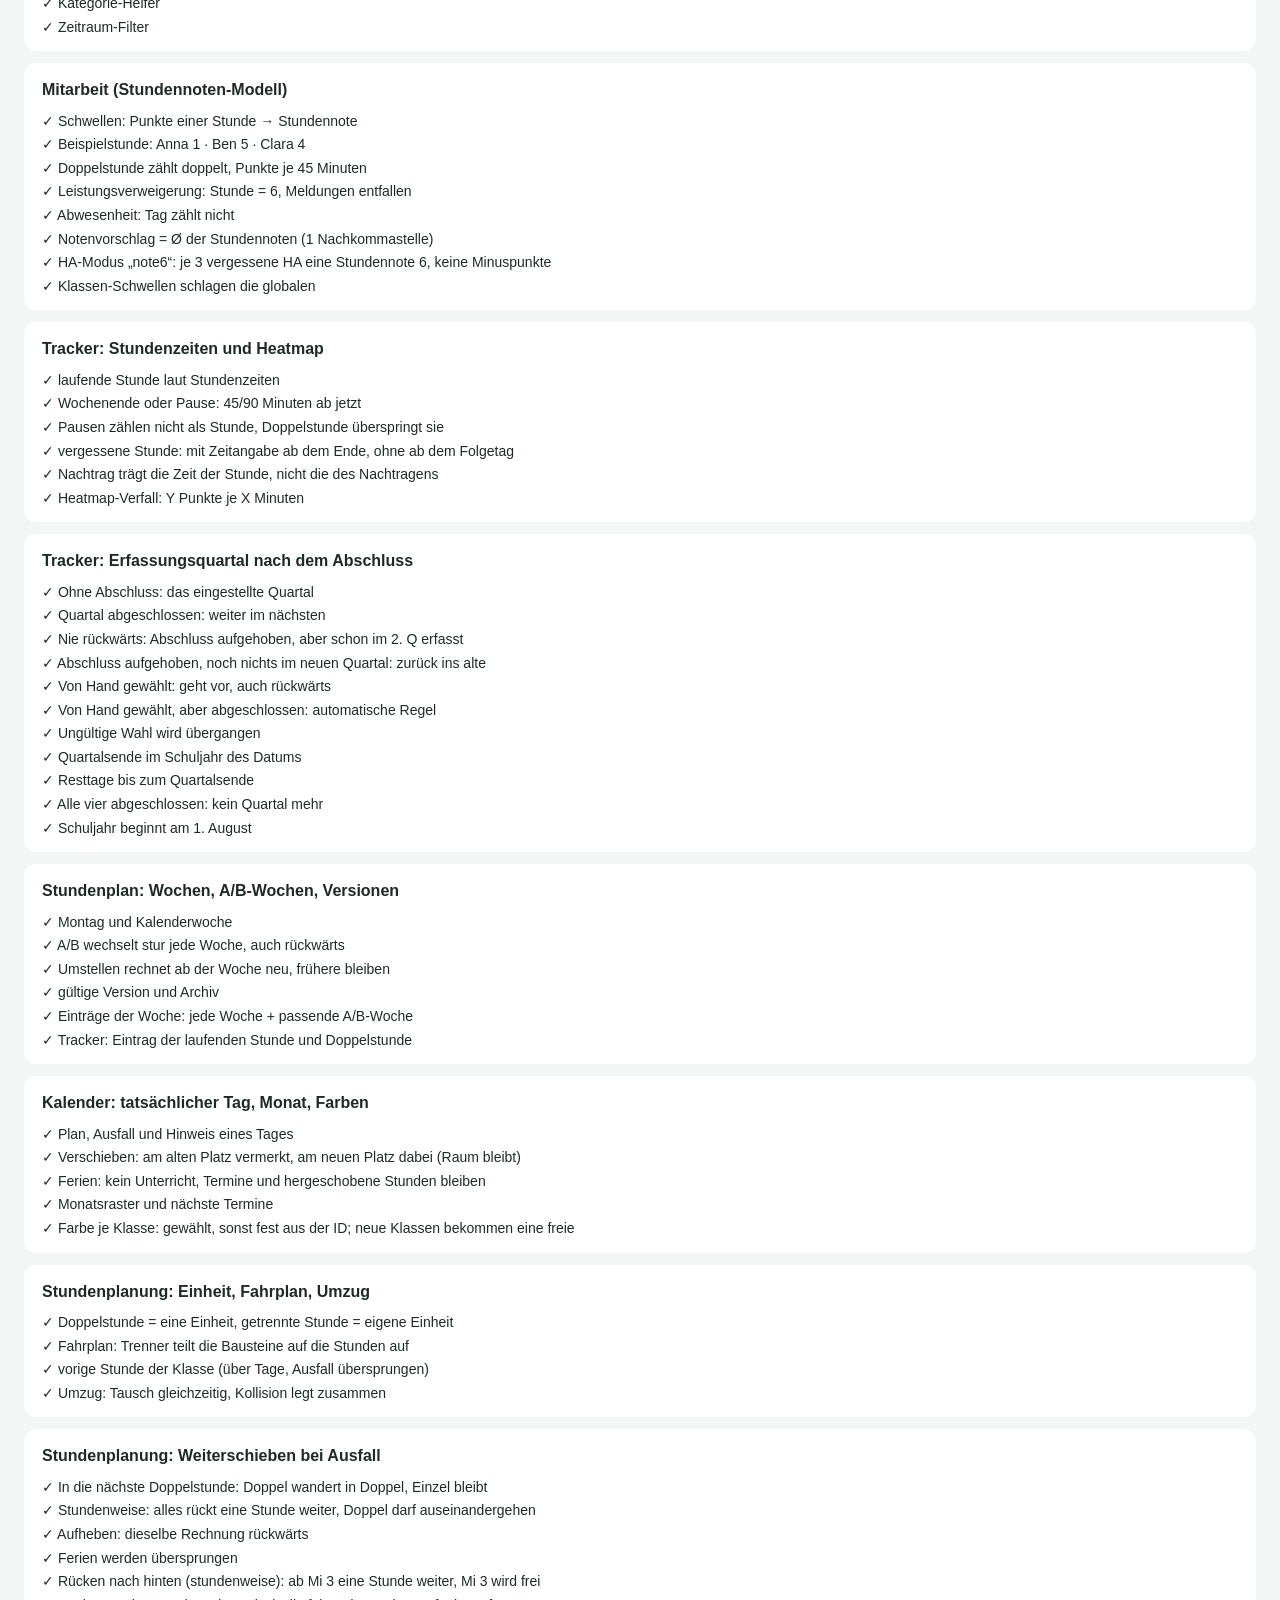
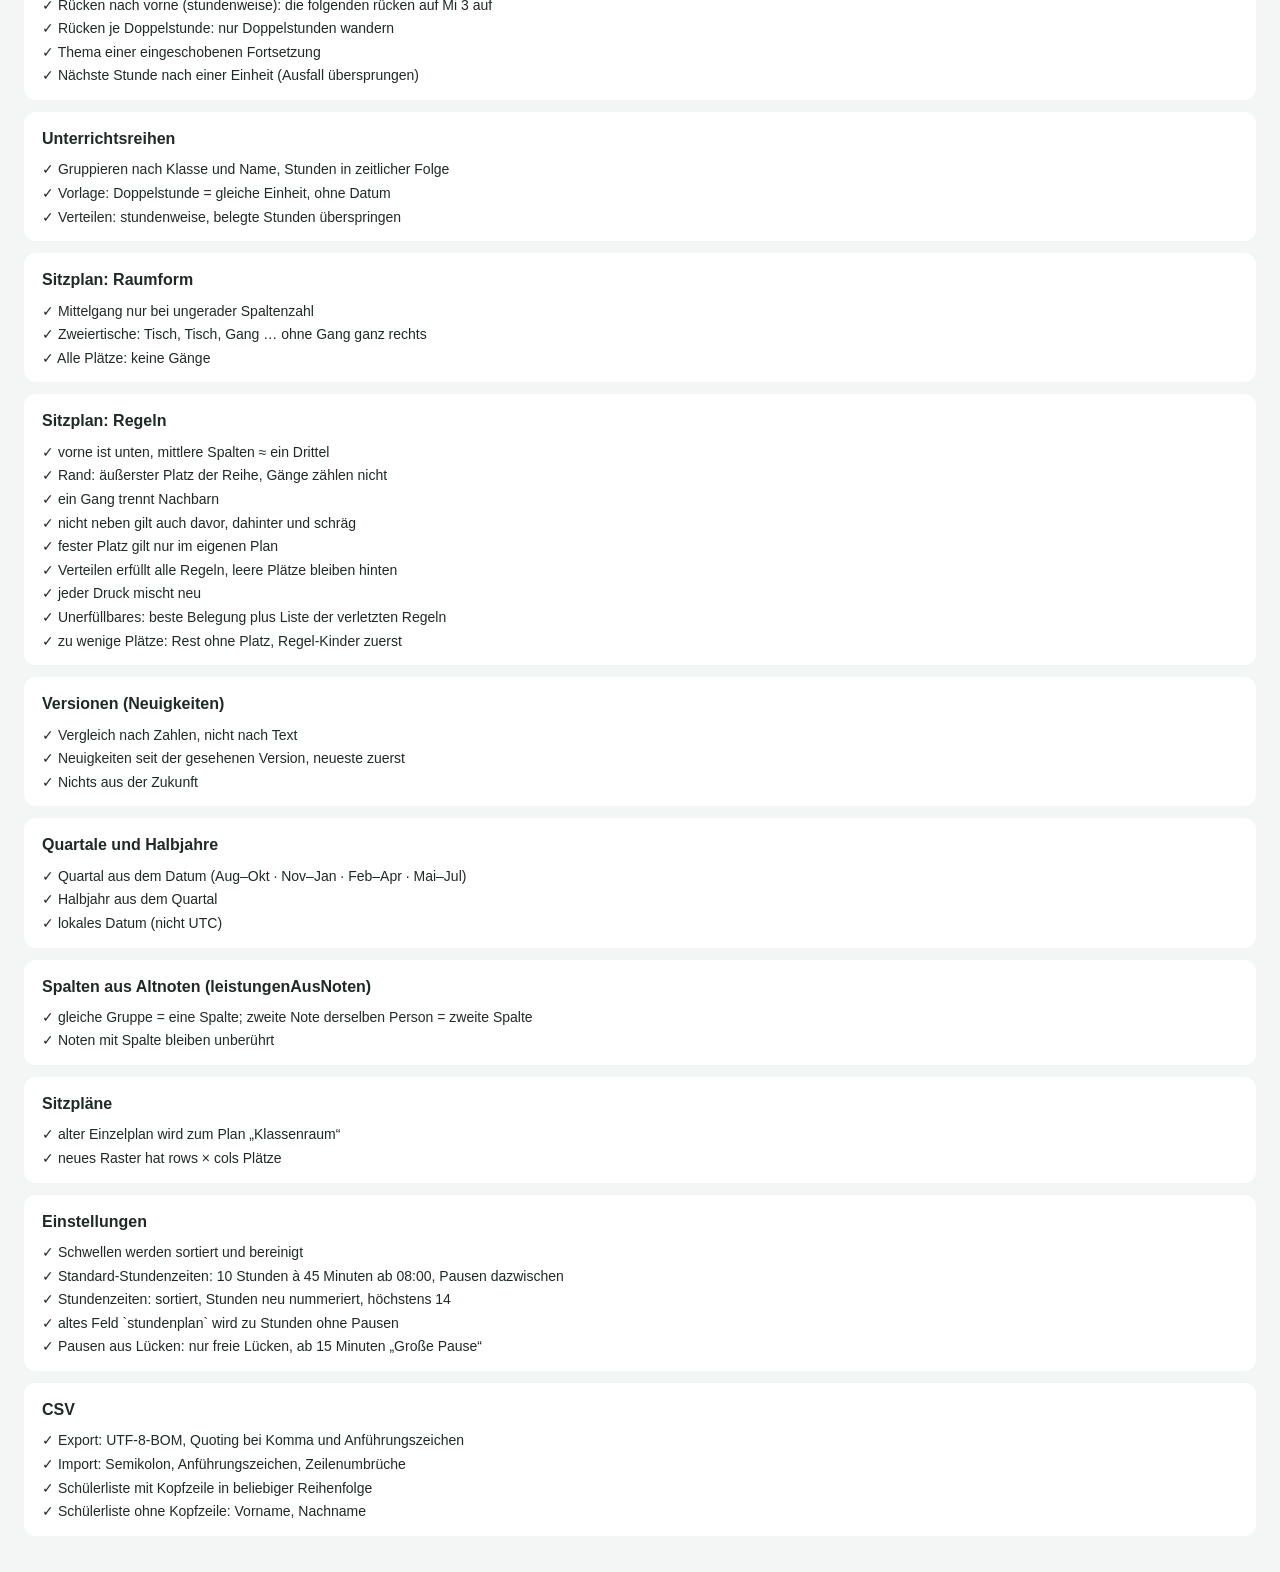
<file: tests.html>
<!DOCTYPE html>
<html lang="de">
<head>
  <meta charset="UTF-8" />
  <meta name="viewport" content="width=device-width, initial-scale=1.0" />
  <meta name="robots" content="noindex" />
  <title>Noten-Fritze · Selbsttest</title>
  <style>
    body { font-family: -apple-system, BlinkMacSystemFont, "Segoe UI", Roboto, Helvetica, Arial, sans-serif;
           margin: 0; padding: 24px; background: #f4f6f5; color: #1f2a27; line-height: 1.4; }
    h1 { margin: 0 0 4px; font-size: 24px; }
    .muted { color: #6b7a75; }
    .summe { margin: 16px 0; padding: 14px 18px; border-radius: 12px; font-size: 18px; font-weight: 600; }
    .summe.ok { background: #e3efeb; color: #245546; }
    .summe.fehler { background: #fbe9e7; color: #c0392b; }
    .gruppe { background: #fff; border-radius: 12px; padding: 12px 18px; margin-bottom: 12px; }
    .gruppe h2 { font-size: 16px; margin: 4px 0 8px; }
    .t { font-size: 14px; padding: 2px 0; }
    .t.fehler { color: #c0392b; font-weight: 600; }
    .t pre { margin: 2px 0 6px 22px; white-space: pre-wrap; font-weight: 400; }
  </style>
</head>
<body>
  <h1>Noten-Fritze · Selbsttest</h1>
  <p class="muted">Prüft die Rechenregeln (Drittel- und Zeugnisskala, Halbjahres-Kette,
    Mitarbeit, MSS-Punkte) und einige Hilfsfunktionen mit festen Beispielen.
    Deine gespeicherten Daten werden dabei weder gelesen noch verändert.</p>
  <div id="ergebnis"></div>

  <!-- Dieselben Dateien wie in index.html (nur die ohne Oberfläche) -->
  <script src="js/version.js"></script>
  <script src="js/db.js"></script>
  <script src="js/store.js"></script>
  <script src="js/store.einstellungen.js"></script>
  <script src="js/calc.js"></script>
  <script src="js/calc.zeugnis.js"></script>
  <script src="js/calc.mitarbeit.js"></script>
  <script src="js/calc.tracker.js"></script>
  <script src="js/calc.sitzplan.js"></script>
  <script src="js/calc.stundenplan.js"></script>
  <script src="js/calc.planung.js"></script>
  <script src="js/csv.js"></script>
  <!-- Tests -->
  <script src="tests/test.js"></script>
  <script src="tests/test.calc.js"></script>
  <script src="tests/test.hilfen.js"></script>
  <script>Test.ausfuehren();</script>
</body>
</html>
</file>
<file: css/styles.css>
/* =========================================================================
   Noten-Fritze – Styles
   Tablet-first, optimiert für iPad im Querformat. Große Touch-Ziele,
   ruhige Farben, klare Kontraste.
   ========================================================================= */

:root {
  /* Farben */
  --bg: #f4f6f5;
  --surface: #ffffff;
  --surface-2: #eef1f0;
  --line: #dce2e0;
  --text: #1f2a27;
  --text-muted: #6b7a75;
  --accent: #2f6f5e;
  --accent-dark: #245546;
  --accent-soft: #e3efeb;
  --danger: #c0392b;
  --danger-soft: #fbe9e7;
  --warn: #b9770e;
  --ok: #2e7d32;

  /* Spaltengruppen der Notenübersicht (Zellen / Kopfzeile / Sammelspalte) */
  --grp-schriftlich: #eef3fa;
  --grp-schriftlich-kopf: #e3ecf7;
  --grp-schriftlich-stark: #d9e6f5;
  --grp-sonstige: #fdf5e9;
  --grp-sonstige-kopf: #f9ecd8;
  --grp-sonstige-stark: #f5e5c6;
  --grp-zeugnis: #eaf3ef;
  --grp-zeugnis-kopf: #ddece5;
  --grp-zeugnis-stark: #d2e6dc;

  /* Maße */
  --radius: 16px;
  --radius-sm: 10px;
  --tap: 52px;              /* Mindest-Touch-Ziel */
  --gap: 16px;
  --shadow: 0 2px 10px rgba(31, 42, 39, 0.08);
  --shadow-lg: 0 10px 40px rgba(31, 42, 39, 0.20);

  --safe-top: env(safe-area-inset-top, 0px);
  --safe-bottom: env(safe-area-inset-bottom, 0px);
  --safe-left: env(safe-area-inset-left, 0px);
  --safe-right: env(safe-area-inset-right, 0px);
}

* { box-sizing: border-box; }

html, body {
  margin: 0;
  padding: 0;
  height: 100%;
  overscroll-behavior: none;
}

body {
  font-family: -apple-system, BlinkMacSystemFont, "Segoe UI", Roboto, Helvetica, Arial, sans-serif;
  background: var(--bg);
  color: var(--text);
  font-size: 17px;
  line-height: 1.4;
  -webkit-font-smoothing: antialiased;
  -webkit-tap-highlight-color: transparent;
  touch-action: manipulation;
}

.app {
  display: flex;
  flex-direction: column;
  height: 100%;
}

/* ---------- Topbar ---------- */
.topbar {
  display: flex;
  align-items: center;
  gap: 12px;
  padding: calc(10px + var(--safe-top)) calc(16px + var(--safe-right)) 10px calc(16px + var(--safe-left));
  background: var(--surface);
  border-bottom: 1px solid var(--line);
  min-height: 64px;
  position: sticky;
  top: 0;
  z-index: 20;
}
.topbar h1 { font-size: 20px; margin: 0; font-weight: 700; }
.topbar .sub { color: var(--text-muted); font-size: 14px; }
.topbar .grow { flex: 1; }
.topbar .title-wrap { display: flex; flex-direction: column; min-width: 0; }
.topbar .title-wrap .main { white-space: nowrap; overflow: hidden; text-overflow: ellipsis; }

/* ---------- Content ---------- */
.content {
  flex: 1;
  overflow-y: auto;
  -webkit-overflow-scrolling: touch;
  padding: var(--gap) calc(var(--gap) + var(--safe-right)) calc(var(--gap) + var(--safe-bottom)) calc(var(--gap) + var(--safe-left));
}
.container { max-width: 1180px; margin: 0 auto; }
.container.container-wide { max-width: 1560px; }

/* ---------- Buttons ---------- */
.btn {
  display: inline-flex;
  align-items: center;
  justify-content: center;
  gap: 8px;
  min-height: var(--tap);
  padding: 0 20px;
  border-radius: var(--radius-sm);
  border: 1px solid var(--line);
  background: var(--surface);
  color: var(--text);
  font-size: 17px;
  font-weight: 600;
  cursor: pointer;
  user-select: none;
  transition: transform .04s ease, background .15s ease;
}
.btn:active { transform: scale(0.97); }
.btn.primary { background: var(--accent); border-color: var(--accent); color: #fff; }
.btn.primary:active { background: var(--accent-dark); }
.btn.danger { background: var(--danger-soft); border-color: #f0c8c2; color: var(--danger); }
.btn.ghost { background: transparent; border-color: transparent; }
.btn.small { min-height: 40px; padding: 0 14px; font-size: 15px; }
.btn.icon { min-width: var(--tap); padding: 0 12px; font-size: 20px; }
.btn:disabled { opacity: .45; cursor: default; }
.btn-row { display: flex; gap: 10px; flex-wrap: wrap; }
a.btn { text-decoration: none; color: inherit; } /* Link im Knopf-Stil (z. B. Infoseite) */

.iconbtn {
  width: var(--tap); height: var(--tap);
  display: inline-flex; align-items: center; justify-content: center;
  border-radius: var(--radius-sm); border: 1px solid var(--line);
  background: var(--surface); font-size: 22px; cursor: pointer;
}
.iconbtn:active { transform: scale(0.95); }
.iconbtn.plain { border-color: transparent; background: transparent; }

/* ---------- Cards ---------- */
.card {
  background: var(--surface);
  border: 1px solid var(--line);
  border-radius: var(--radius);
  box-shadow: var(--shadow);
  padding: 18px;
}
.card + .card { margin-top: var(--gap); }
.card h2 { margin: 0 0 4px; font-size: 18px; }
.card .muted { color: var(--text-muted); font-size: 14px; }

.grid { display: grid; gap: var(--gap); }
.grid.cards { grid-template-columns: repeat(auto-fill, minmax(260px, 1fr)); }

/* Klassenkarte */
.class-card { cursor: pointer; position: relative; display: flex; flex-direction: column; gap: 8px; }
.class-card .chips { display: flex; gap: 6px; flex-wrap: wrap; }
.class-card .name { font-size: 20px; font-weight: 700; }
.class-card .foot { display: flex; justify-content: space-between; align-items: center; color: var(--text-muted); font-size: 13px; }
.class-card .stale-dot { width: 10px; height: 10px; border-radius: 50%; display: inline-block; }
/* Löschen-Button oben rechts auf der Karte (Delegation greift ihn vor dem
   Karten-Klick über closest). */

.chip {
  display: inline-flex; align-items: center; gap: 6px;
  padding: 3px 10px; border-radius: 999px;
  background: var(--surface-2); color: var(--text-muted);
  font-size: 13px; font-weight: 600;
}
.chip.accent { background: var(--accent-soft); color: var(--accent-dark); }

/* ---------- Tabs ---------- */
.tabs { display: flex; gap: 6px; overflow-x: auto; padding-bottom: 4px; margin-bottom: var(--gap); }
.tab {
  min-height: 46px; padding: 0 18px; border-radius: 999px;
  border: 1px solid var(--line); background: var(--surface);
  font-weight: 600; white-space: nowrap; cursor: pointer;
}
.tab.active { background: var(--accent); color: #fff; border-color: var(--accent); }

/* ---------- Tabellen ---------- */
.table-wrap { overflow-x: auto; border-radius: var(--radius); border: 1px solid var(--line); background: var(--surface); }
/* Abgeschlossenes Quartal im Mitarbeit-Tab: nur noch zum Nachschauen.
   Bewusst ohne pointer-events: none, damit die Herleitung antippbar bleibt. */
.table-wrap.gesperrt { opacity: .55; filter: grayscale(1); }
/* Hinweisleiste über einer gesperrten Ansicht */
.hint-box {
  margin: 0 0 var(--gap); padding: 10px 14px; border-radius: var(--radius);
  border: 1px solid var(--line); background: var(--surface-2); color: var(--text-muted); font-size: 15px;
}
.hint-box strong { color: var(--text); }
/* Startseite: nicht beendete Stunden, je Klasse eine Zeile */
.offen-zeile { display: flex; align-items: center; justify-content: space-between; gap: 12px; flex-wrap: wrap; }
.offen-zeile + .offen-zeile { margin-top: 8px; }
table { border-collapse: collapse; width: 100%; font-size: 16px; }
th, td { padding: 12px 14px; text-align: left; border-bottom: 1px solid var(--line); white-space: nowrap; }
th { background: var(--surface-2); font-size: 13px; text-transform: uppercase; letter-spacing: .03em; color: var(--text-muted); position: sticky; top: 0; }
tr:last-child td { border-bottom: none; }
td.num, th.num { text-align: right; font-variant-numeric: tabular-nums; }
.row-hover:active { background: var(--accent-soft); }
/* Sammelspalten der Notenübersicht: Trennlinie am Gruppenanfang.
   Die Flächenfarbe kommt aus den Gruppenklassen weiter unten. */
td.summe, th.summe { border-left: 2px solid var(--line); }

/* Spaltengruppen der Notenübersicht: schriftliche Leistungen, sonstige
   Leistungen und Zeugnis (Gesamt + Zeugnisnote). `summe-stark` markiert die
   Ergebnisspalte am Ende einer Gruppe und wird kräftiger getönt. */
th.grp-schriftlich { background: var(--grp-schriftlich-kopf); }
tbody td.grp-schriftlich { background: var(--grp-schriftlich); }
th.grp-schriftlich.summe-stark { background: var(--grp-schriftlich-stark); }
tbody td.grp-schriftlich.summe-stark { background: var(--grp-schriftlich-stark); }
th.grp-sonstige { background: var(--grp-sonstige-kopf); }
tbody td.grp-sonstige { background: var(--grp-sonstige); }
th.grp-sonstige.summe-stark { background: var(--grp-sonstige-stark); }
tbody td.grp-sonstige.summe-stark { background: var(--grp-sonstige-stark); }
th.grp-zeugnis { background: var(--grp-zeugnis-kopf); }
tbody td.grp-zeugnis { background: var(--grp-zeugnis); }
th.grp-zeugnis.summe-stark { background: var(--grp-zeugnis-stark); }
tbody td.grp-zeugnis.summe-stark { background: var(--grp-zeugnis-stark); }

/* Notenübersicht: Namensspalte beim Querscrollen stehen lassen.
   Der Hintergrund muss deckend sein, sonst scheinen die Notenspalten durch;
   die Kante als box-shadow, weil ein border-right mitscrollen würde. */
.noten-tab th:first-child, .noten-tab td:first-child {
  position: sticky; left: 0;
  background: var(--surface);
  box-shadow: 1px 0 0 var(--line);
}
.noten-tab thead th { z-index: 1; }
.noten-tab tbody td:first-child { z-index: 2; }
.noten-tab thead th:first-child { z-index: 3; background: var(--surface-2); }

/* Leerraum rechts neben der Tabelle (Breite kommt aus --rand, gesetzt beim
   Mount): erlaubt, weiter zu scrollen, bis auch die letzten Spalten direkt
   neben der Namensspalte stehen. */
.noten-wrap { display: flex; }
.noten-wrap > .noten-tab { flex: 0 0 auto; width: auto; min-width: 100%; }
.noten-wrap > .noten-rand { flex: 0 0 auto; width: var(--rand, 0px); }

/* Spalten per Ziehen am Kopf umsortieren. `touch-action: none` gibt alle Gesten
   ab dem Kopf komplett an das JS (iOS übernimmt sonst per pointercancel/Scroll);
   vertikales Scrollen bleibt über den Tabellenkörper möglich. */
/* Noteneingabe direkt in der Zelle (Excel-artig): die Zelle ist Tap-Ziel und
   wird beim Bearbeiten durch ein Eingabefeld ersetzt. Das Feld füllt die Zelle
   komplett, damit die Spaltenbreite beim Wechsel nicht springt. */
.noten-tab td.zelle { cursor: text; }
.noten-tab td.zelle:focus-visible { outline: 2px solid var(--accent); outline-offset: -2px; }
.noten-tab td.zelle.editiert { padding: 0; }
.noten-tab .zelle-input {
  width: 100%; min-width: 48px; box-sizing: border-box;
  /* Bewusst flacher als normale Formularfelder (kein var(--tap)): Das Feld
     sitzt in einer Tabellenzelle, die Zeilenhöhe soll beim Wechsel nicht
     springen. */
  min-height: 0; height: 34px; line-height: 34px;
  padding: 0 4px; margin: 0;
  border: 2px solid var(--accent); border-radius: 0;
  font: inherit; font-size: 15px; text-align: center; background: var(--surface);
}

/* Nummernpad an der Zelle: Noteneingabe per Fingertipp, ohne dass auf dem iPad
   die Bildschirmtastatur aufgeht (das Eingabefeld trägt inputmode="none").
   Liegt im body mit position:fixed, damit es nicht vom Tabellen-Scroll
   abgeschnitten wird; über der Tabelle, aber unter Modal (100) und Toast (200). */
.notenpad {
  position: fixed; z-index: 60; padding: 8px;
  background: var(--surface); border: 1px solid var(--line);
  border-radius: var(--radius); box-shadow: 0 12px 32px rgba(0, 0, 0, .2);
}
.notenpad .pad-grid { display: grid; grid-template-columns: repeat(3, 58px); gap: 6px; }
.notenpad.mss .pad-grid { grid-template-columns: repeat(4, 52px); }
.notenpad .pad-btn {
  min-height: var(--tap); padding: 0;
  font: inherit; font-size: 17px; font-weight: 600;
  color: var(--text); background: var(--surface-2);
  border: 1px solid var(--line); border-radius: var(--radius-sm);
  cursor: pointer; touch-action: manipulation;
  user-select: none; -webkit-user-select: none;
}
.notenpad .pad-btn:active { background: var(--accent-soft); border-color: var(--accent); }
.notenpad .pad-fuss { display: flex; gap: 6px; margin-top: 6px; }
.notenpad .pad-fuss .pad-btn { flex: 1; font-size: 15px; font-weight: 500; }
.notenpad .pad-btn.fertig { background: var(--accent); border-color: var(--accent); color: #fff; }

.noten-tab th.zieh { cursor: grab; touch-action: none; user-select: none; -webkit-user-select: none; -webkit-touch-callout: none; }
.noten-tab.spalten-ziehen { user-select: none; -webkit-user-select: none; }
.noten-tab.spalten-ziehen th.zieh { cursor: grabbing; }
.noten-tab th.zieht { opacity: .45; }
.noten-tab .ziel-vor { box-shadow: inset 3px 0 0 var(--accent); }
.noten-tab .ziel-nach { box-shadow: inset -3px 0 0 var(--accent); }

/* ---------- Forms ---------- */
.field { display: flex; flex-direction: column; gap: 6px; margin-bottom: 14px; }
.field label { font-size: 14px; font-weight: 600; color: var(--text-muted); }
input, select, textarea {
  font: inherit; color: var(--text);
  min-height: var(--tap);
  padding: 10px 14px;
  border: 1px solid var(--line);
  border-radius: var(--radius-sm);
  background: var(--surface);
  width: 100%;
}
textarea { min-height: 84px; resize: vertical; }
input:focus, select:focus, textarea:focus { outline: none; border-color: var(--accent); box-shadow: 0 0 0 3px var(--accent-soft); }
.form-row { display: flex; gap: 12px; flex-wrap: wrap; }
.form-row > .field { flex: 1; min-width: 160px; }

/* Stundenzeiten (Einstellungen): Stunden und Pausen als Zeilen, zeitlich sortiert */
.sz-liste { display: flex; flex-direction: column; gap: 6px; margin-bottom: 12px; }
.sz-zeile {
  display: grid; grid-template-columns: minmax(110px, 1fr) auto auto auto 44px;
  align-items: center; gap: 8px;
  padding: 4px 10px;
  border: 1px solid var(--line);
  border-radius: var(--radius-sm);
  background: var(--surface);
}
.sz-zeile.pause { background: var(--surface-2); }
.sz-zeile input[type="time"] { width: 110px; min-height: 44px; padding: 6px; text-align: center; }
.sz-zeile input.sz-name { min-height: 44px; min-width: 0; }
.seg { display: flex; border: 1px solid var(--line); border-radius: var(--radius-sm); overflow: hidden; }
.seg button { flex: 1; min-height: var(--tap); border: none; background: var(--surface); font-weight: 600; cursor: pointer; }
.seg button.active { background: var(--accent); color: #fff; }

.hint { font-size: 13px; color: var(--text-muted); }

/* ---------- Modal ---------- */
.modal-backdrop {
  position: fixed; inset: 0; background: rgba(20,28,26,.45);
  display: flex; align-items: flex-end; justify-content: center;
  z-index: 100; padding: 0;
}
.modal {
  background: var(--surface);
  width: 100%; max-width: 560px;
  border-radius: 20px 20px 0 0;
  box-shadow: var(--shadow-lg);
  max-height: 92vh; overflow-y: auto;
  padding: 22px calc(22px + var(--safe-right)) calc(22px + var(--safe-bottom)) calc(22px + var(--safe-left));
  animation: sheet-up .18s ease;
}
@keyframes sheet-up { from { transform: translateY(24px); opacity: .6; } to { transform: none; opacity: 1; } }
.modal h2 { margin: 0 0 16px; }
.modal .actions { display: flex; flex-wrap: wrap; gap: 10px; margin-top: 18px; }
/* Breite nach Beschriftung: passen nicht alle Knöpfe in eine Zeile, brechen sie um */
.modal .actions .btn { flex: 1 1 auto; }
/* Rückgängig im Tracker: langes Drücken ohne Textauswahl/Kontextmenü (iOS) */
#undo-btn { -webkit-touch-callout: none; -webkit-user-select: none; user-select: none; }
/* Liste „Einträge dieser Stunde" */
.undo-liste { max-height: 55vh; overflow-y: auto; }
.undo-zeile { display: grid; grid-template-columns: auto 1fr auto auto; gap: 12px; align-items: center; padding: 8px 0; border-bottom: 1px solid var(--line); }
.undo-zeile .nm { font-weight: 600; }
/* Sitzregeln: Liste mit ✕ je Regel, darunter „Neue Regel“ */
.regel-liste { max-height: 40vh; overflow-y: auto; }
.regel-zeile { display: flex; gap: 12px; align-items: center; justify-content: space-between; padding: 8px 0; border-bottom: 1px solid var(--line); }
.regel-warn { font-size: 13px; color: #b45309; white-space: nowrap; }
.regel-neu { margin-top: 16px; }
.regel-neu h3 { margin: 0 0 8px; font-size: 16px; }
.regel-neu .form-row .field { flex: 1 1 200px; }
@media (min-width: 700px) {
  .modal-backdrop { align-items: center; }
  .modal { border-radius: 20px; }
}

/* ---------- Toast ---------- */
.toast-root { position: fixed; left: 0; right: 0; bottom: calc(20px + var(--safe-bottom)); display: flex; flex-direction: column; align-items: center; gap: 8px; z-index: 200; pointer-events: none; }
.toast {
  background: #263832; color: #fff; padding: 12px 18px; border-radius: 12px;
  box-shadow: var(--shadow-lg); display: flex; align-items: center; gap: 14px;
  pointer-events: auto; font-weight: 600; max-width: 90vw;
}
.toast .undo { color: #9fe6cf; font-weight: 700; cursor: pointer; }

/* ---------- Empty state ---------- */
.empty { text-align: center; padding: 48px 20px; color: var(--text-muted); }
/* Link zur Infoseite unten auf der Startseite */
/* ---------- Stundenplan (Startseite) ---------- */
.home-tabs { margin: 0 0 0 12px; padding: 0; align-self: center; }
.sp-wochenkopf { display: flex; align-items: center; gap: 10px; margin-bottom: 12px; flex-wrap: wrap; }
.sp-wochentitel { font-size: 17px; display: flex; align-items: center; gap: 6px; flex-wrap: wrap; }
.sp-layout { display: grid; grid-template-columns: minmax(0, 1fr) 240px; gap: var(--gap); align-items: start; }
@media (max-width: 900px) { .sp-layout { grid-template-columns: 1fr; } }
.sp-tabelle { table-layout: fixed; }
.sp-tabelle th, .sp-tabelle td { padding: 6px; white-space: normal; vertical-align: top; border-left: 1px solid var(--line); }
.sp-tabelle th { text-transform: none; letter-spacing: 0; }
.sp-tabelle thead th { font-size: 14px; color: var(--text); text-align: center; }
.sp-tabelle thead th:first-child, .sp-tabelle th.sp-zeit { width: 86px; border-left: none; }
.sp-tabelle th.heute, .sp-tabelle td.heute { background: var(--accent-soft); }
.sp-tabelle th.sp-zeit { position: static; background: var(--surface-2); font-size: 13px; color: var(--text); }
.sp-tabelle th.sp-zeit .muted { display: block; font-size: 12px; font-weight: 400; }
.sp-zelle { height: 58px; }
.sp-zelle[data-action] { cursor: pointer; }
.sp-zelle.jetzt { box-shadow: inset 0 0 0 3px var(--accent); }
.sp-tabelle.bearbeiten .sp-zelle:empty::after { content: "＋"; display: block; text-align: center; color: var(--line); font-size: 20px; padding-top: 10px; }
.sp-tabelle tr.pause .sp-zelle { height: 36px; background-image: repeating-linear-gradient(135deg, transparent 0 8px, rgba(0,0,0,.025) 8px 16px); }
.sp-tabelle tr.pause th.sp-zeit { font-weight: 400; }
.sp-eintrag {
  position: relative; border-radius: 8px; padding: 5px 7px; margin-bottom: 4px;
  background: var(--surface-2); font-size: 14px; line-height: 1.25; overflow: hidden;
}
.sp-eintrag:last-child { margin-bottom: 0; }
.sp-eintrag .nm { display: block; font-weight: 700; overflow: hidden; text-overflow: ellipsis; }
.sp-raum { font-weight: 400; }
/* Unterrichtsreihen (Ansicht „Reihen“) */
.reihen-liste { display: grid; grid-template-columns: repeat(auto-fill, minmax(320px, 1fr)); gap: var(--gap); }
.reihe-karte h3 { margin: 0 0 4px; font-size: 18px; }
.reihe-karte .btn-row { margin-top: 12px; }
.reihe-tab td { vertical-align: top; white-space: normal; }
.reihe-tab .reihe-wann { white-space: nowrap; color: var(--text-muted); font-size: 14px; }
.reihe-vorschau { margin: 8px 0 0; padding-left: 22px; max-height: 40vh; overflow-y: auto; font-size: 14px; }
.reihe-vorschau li { margin-bottom: 4px; }
.sp-reihe { display: block; font-size: 12px; font-style: italic; color: var(--text); opacity: .8; overflow: hidden; text-overflow: ellipsis; white-space: nowrap; }
.pl-kopfzeile #pl-reihe { flex: 1; min-width: 200px; font-style: italic; }
.sp-eintrag .fach { display: block; font-size: 12px; color: var(--text-muted); overflow: hidden; text-overflow: ellipsis; white-space: nowrap; }
.sp-eintrag.frei { background: transparent; border: 1px dashed var(--line); color: var(--text-muted); }
.sp-eintrag.frei .nm { font-weight: 600; }
.sp-ab { float: right; font-size: 11px; font-weight: 700; background: var(--text); color: #fff; border-radius: 6px; padding: 0 5px; margin-left: 4px; }
.sp-notiz h3 { margin: 0 0 8px; font-size: 16px; }
.sp-notiz textarea { width: 100%; min-height: 220px; }
.sp-modus { margin-bottom: 12px; }
.sp-slot { display: flex; flex-direction: column; gap: 8px; margin-bottom: 12px; }
.sp-slot h4 { margin: 4px 0 0; }
.sp-slot select, .sp-slot input { width: 100%; }
/* Kalender: tatsächlicher Tag (Ferien, Änderungen, Termine) */
.sp-ansicht { margin: 0; padding: 0; }
.sp-tabelle th.frei, .sp-tabelle td.frei { background: #eef3ea; }
.sp-frei-name { display: block; font-size: 12px; font-weight: 600; color: #4d6b45; }
.sp-tabelle tr.ganztags td { height: auto; }
/* Checkliste „Vorbereitung“ je Tag (über der 1. Stunde) */
.sp-tabelle tr.checkliste td { height: auto; background: #fbfaf5; }
.sp-tabelle tr.checkliste td.heute { background: var(--accent-soft); }
.ck-punkt { display: flex; align-items: flex-start; gap: 6px; margin-bottom: 4px; font-size: 13px; line-height: 1.3; }
.ck-box { flex: none; width: 24px; height: 24px; padding: 0; border: 2px solid var(--line); border-radius: 6px; background: var(--surface); color: #fff; font-size: 15px; font-weight: 700; line-height: 1; cursor: pointer; }
.ck-text { flex: 1; min-width: 0; padding-top: 3px; overflow-wrap: anywhere; cursor: pointer; }
.ck-punkt.erledigt .ck-box { background: var(--accent); border-color: var(--accent); }
.ck-punkt.erledigt .ck-text { color: var(--text-muted); text-decoration: line-through; }
.ck-punkt.ueberfaellig .ck-box { border-color: var(--danger); }
.ck-punkt.ueberfaellig .ck-text { color: var(--danger); font-weight: 600; }
.ck-neu { display: block; width: 100%; min-height: 28px; padding: 0; border: 1px dashed var(--line); border-radius: 6px; background: transparent; color: var(--text-muted); font-size: 16px; cursor: pointer; }
.ck-eingabe { width: 100%; min-height: 32px; padding: 4px 6px; margin-bottom: 4px; font-size: 13px; }
.sp-eintrag.weg { opacity: .6; }
.sp-eintrag.weg .nm { text-decoration: line-through; }
.sp-eintrag.hergeschoben { box-shadow: inset 3px 0 0 var(--accent); }
.sp-vermerk { display: block; font-size: 12px; color: var(--text); opacity: .8; }
.sp-termin {
  border-radius: 8px; padding: 3px 7px; margin-top: 4px; font-size: 13px; font-weight: 600;
  line-height: 1.25; overflow: hidden; text-overflow: ellipsis; white-space: nowrap;
  border: 1px solid rgba(0, 0, 0, .08);
}
.sp-termin:first-child { margin-top: 0; }
[data-action="termin-bearbeiten"] { cursor: pointer; }
.sp-seite { display: flex; flex-direction: column; gap: var(--gap); }
.sp-naechste h3 { margin: 0 0 8px; font-size: 16px; }
.sp-naechster { padding: 6px 0; border-bottom: 1px solid var(--line); font-size: 13px; }
.sp-naechster:last-child { border-bottom: none; }
.menue { display: flex; flex-direction: column; gap: 8px; }
.menue h4 { margin: 8px 0 0; }
.menue hr { border: none; border-top: 1px solid var(--line); margin: 6px 0 0; }
.menue-knopf { width: 100%; justify-content: flex-start; }
/* Monatsansicht */
.mo-tabelle { table-layout: fixed; }
.mo-tabelle th { text-transform: none; letter-spacing: 0; text-align: center; font-size: 14px; color: var(--text); }
.mo-tabelle th.we { width: 9%; }
.mo-tag { height: 96px; vertical-align: top; padding: 6px; white-space: normal; border-left: 1px solid var(--line); cursor: pointer; }
.mo-tag.anders { opacity: .45; }
.mo-tag.we { background: var(--surface-2); }
.mo-tag.frei { background: #eef3ea; }
.mo-tag.heute { box-shadow: inset 0 0 0 3px var(--accent); }
.mo-nr { font-weight: 700; font-size: 14px; margin-bottom: 4px; }
.mo-frei { font-size: 12px; font-weight: 600; color: #4d6b45; margin-bottom: 2px; overflow: hidden; text-overflow: ellipsis; white-space: nowrap; }
/* Langes Drücken auf eine Stunde: kein Text-Markieren / iOS-Menü */
.sp-tabelle .sp-zelle[data-datum] { -webkit-touch-callout: none; -webkit-user-select: none; user-select: none; }
.sp-thema { display: block; font-size: 12px; font-weight: 600; color: var(--text); overflow: hidden; text-overflow: ellipsis; white-space: nowrap; }
/* Stundenplanung (Fahrplan) */
.pl-kopfzeile { display: flex; align-items: center; gap: 12px; flex-wrap: wrap; }
.pl-kopfzeile #pl-thema { flex: 1; min-width: 220px; font-size: 18px; font-weight: 600; }
.pl-summe { font-size: 14px; color: var(--text-muted); white-space: nowrap; }
.pl-summe.zuviel { color: var(--danger); font-weight: 700; }
.pl-ha { background: #fdf5e9; }
.pl-liste { display: flex; flex-direction: column; gap: 10px; margin: var(--gap) 0; }
.pl-baustein { background: var(--surface); border: 1px solid var(--line); border-radius: var(--radius-sm); padding: 8px 10px; display: flex; flex-direction: column; gap: 8px; }
.pl-baustein.link { border-left: 4px solid var(--accent); }
.pl-baustein.zieht, .pl-trenner.zieht { opacity: .7; box-shadow: var(--shadow-lg); }
.pl-zeile { display: flex; align-items: center; gap: 8px; }
.pl-griff { font-size: 22px; line-height: 1; padding: 8px 6px; cursor: grab; color: var(--text-muted); touch-action: none; -webkit-user-select: none; user-select: none; }
.pl-phase { width: 170px; }
.pl-min { width: 80px; }
.pl-baustein textarea { width: 100%; min-height: 0; }
.pl-baustein.datei { border-left: 4px solid #b9770e; }
.pl-datei { display: flex; gap: 8px; align-items: center; flex-wrap: wrap; }
.pl-datei-pin.aktiv { background: var(--accent-soft); border-color: var(--accent); }
.pl-entfernt { color: var(--text-muted); font-size: 13px; }
.pl-link { display: flex; gap: 8px; align-items: center; }
.pl-link input { flex: 1; }
.pl-trenner { display: flex; align-items: center; gap: 8px; padding: 4px 10px; border-radius: var(--radius-sm); background: var(--surface-2); color: var(--text-muted); font-weight: 600; font-size: 14px; }
.pl-trenner.fest { padding-left: 14px; }
.pl-stundensumme { margin-left: auto; font-weight: 400; }
.pl-stundenthema { flex: 1; min-width: 120px; min-height: 36px; padding: 4px 8px; font-size: 15px; font-weight: 600; color: var(--text); }
.pl-leer { text-align: center; }
/* Planungsfenster rechts neben dem Wochenplan; bleibt beim Scrollen stehen */
.sp-layout.mit-planung { grid-template-columns: minmax(0, 1fr) minmax(360px, 44%); }
.pl-seite { position: sticky; top: 0; }
.pl-panel { max-height: calc(100vh - 64px - 2 * var(--gap) - var(--safe-top) - var(--safe-bottom)); overflow-y: auto; }
.pl-panelkopf { display: flex; align-items: flex-start; gap: 8px; }
.pl-panelkopf .title-wrap { flex: 1; min-width: 0; }
.pl-panelkopf h2 { margin: 0; font-size: 19px; }
.pl-panelkopf .sub { color: var(--text-muted); font-size: 14px; }
.pl-knoepfe { margin: 10px 0; }
.pl-panel .pl-kopfzeile { margin-top: 4px; }
.pl-panel .pl-phase { width: 140px; }
.pl-panel .pl-min { width: 70px; }
.sp-zelle.offen { box-shadow: inset 0 0 0 3px var(--text); }
/* Schmale Bildschirme (iPad hochkant): nur das Planungsfenster */
@media (max-width: 900px) {
  .sp-layout.mit-planung { grid-template-columns: 1fr; }
  .sp-layout.mit-planung .sp-wrap { display: none; }
  .pl-seite { position: static; }
  .pl-panel { max-height: none; }
}
.pl-klassenpunkt { display: inline-block; width: 10px; height: 10px; border-radius: 50%; margin-right: 6px; vertical-align: middle; }
.pl-lesenliste { display: flex; flex-direction: column; gap: 10px; }
.pl-lesen { border-left: 3px solid var(--accent); padding-left: 10px; }
.pl-text { white-space: pre-wrap; }
/* Farbwahl im Klassen-Dialog */
.farbwahl { display: flex; flex-wrap: wrap; gap: 8px; }
.farbwahl .farbe { width: 44px; height: 44px; border-radius: 50%; border: 2px solid rgba(0, 0, 0, .1); cursor: pointer; }
.farbwahl .farbe.aktiv { border: 3px solid var(--text); }
.home-info { display: flex; flex-direction: column; align-items: center; gap: 10px; margin: 32px 0 8px; }
.home-info .btn-row { justify-content: center; }
.home-info-klein { color: var(--text-muted); font-size: 14px; }
.empty .big { font-size: 44px; margin-bottom: 8px; }

/* Fußzeile der Notenübersicht: Ø und Notenspiegel der schriftlichen Leistungen */
.noten-tab tfoot td { vertical-align: top; border-top: 2px solid var(--line); background: var(--surface-2); }
.noten-tab tfoot td:first-child { z-index: 2; background: var(--surface-2); font-weight: 600; font-size: 13px; color: var(--text-muted); }
.fs-schnitt { font-weight: 700; font-size: 15px; margin-bottom: 4px; }
.fs-spiegel { display: grid; grid-template-columns: repeat(3, auto); gap: 1px 8px; justify-content: end; font-size: 12px; white-space: nowrap; }
.fs-spiegel.mss { grid-template-columns: repeat(4, auto); }
.fs-spiegel .null { color: var(--text-muted); opacity: .6; }
.fs-unter { margin-top: 4px; font-size: 12px; color: var(--text-muted); white-space: nowrap; }

/* Klasse löschen (nur in „Klasse bearbeiten“) und Papierkorb (Einstellungen) */
.gefahrzone { margin-top: 18px; padding: 12px 14px; border: 1px solid #f0c8c2; border-radius: var(--radius-sm); background: var(--danger-soft); }
.gefahrzone h3 { margin: 0 0 4px; font-size: 16px; color: var(--danger); }
.pk-zeile { display: flex; align-items: center; gap: 8px; padding: 8px 0; border-bottom: 1px solid var(--line); flex-wrap: wrap; }
.pk-zeile:last-child { border-bottom: none; }

/* Rohpunkte: Punkte unter der Note, Notenschlüssel (Einstellungen, Spalten-Dialog) */
.rp-punkte { display: block; margin-top: 2px; font-size: 12px; color: var(--text-muted); white-space: nowrap; }
.ns-liste { display: flex; flex-direction: column; gap: 4px; }
.ns-zeile { display: flex; align-items: center; gap: 8px; }
.ns-name { width: 130px; font-weight: 600; }
.ns-zeile input { width: 80px; min-height: 36px; padding: 4px 8px; }
.ns-punkte { color: var(--text-muted); font-size: 14px; }

/* ---------- Noten-Übersicht ---------- */
.note-badge {
  display: inline-flex; align-items: center; justify-content: center;
  min-width: 44px; height: 40px; padding: 0 8px; border-radius: 10px;
  font-weight: 700; font-variant-numeric: tabular-nums; color: #fff;
}
.note-badge.tappable { border: none; font-family: inherit; font-size: 17px; cursor: pointer; }
.grade-cell { display: flex; gap: 6px; flex-wrap: wrap; align-items: center; }
.grade-pill {
  min-height: 40px; padding: 0 12px; border-radius: 10px; border: 1px dashed var(--line);
  background: var(--surface-2); font-weight: 700; cursor: pointer; display: inline-flex; align-items: center; gap: 6px;
}
.grade-pill.add { border-style: dashed; color: var(--accent); background: var(--accent-soft); }

/* ---------- Sitzplan / Tracker ---------- */
.plan-toolbar { display: flex; gap: 10px; align-items: center; flex-wrap: wrap; margin-bottom: var(--gap); }
/* Auswahl des Sitzplans (Raum) im Reiter Sitzplan */
.sitzplan-tabs { margin-bottom: 0; padding-bottom: 0; max-width: 100%; }
/* Sitzplan-Raster: Die Kacheln teilen sich die Breite. Hat der Plan mehr Spalten
   als in den Einstellungen erlaubt („breit“), bleibt jede Kachel so breit wie
   bei --sichtbar Spalten und der Rahmen .seatgrid-scroll scrollt seitlich. */
.seatgrid-scroll { overflow-x: auto; -webkit-overflow-scrolling: touch; padding-bottom: 6px; }
.seatgrid {
  --gap: 12px; --kachel-min: 0px;
  display: grid; gap: var(--gap);
  grid-template-columns: repeat(var(--cols, 6), minmax(var(--kachel-min), 1fr));
  align-items: stretch;
}
.seatgrid.breit { --kachel-min: calc((100% - (var(--sichtbar) - 1) * var(--gap)) / var(--sichtbar)); }
.seat {
  position: relative;
  min-height: 84px;
  border-radius: var(--radius-sm);
  border: 2px solid var(--line);
  background: var(--surface);
  display: flex; flex-direction: column; align-items: center; justify-content: center;
  padding: 8px; cursor: pointer; text-align: center; user-select: none;
  transition: transform .05s ease;
}
.seat:active { transform: scale(0.96); }
.seat.empty { border-style: dashed; color: var(--text-muted); background: var(--surface-2); }
/* Stelle ohne Platz (Gang): hält die Rasterform, ist aber unsichtbar – beim
   „Raum gestalten“ als blasser Umriss, damit man sie wieder antippen kann */
.seat.keinplatz { visibility: hidden; }
.seatgrid.gestalten .seat.keinplatz {
  visibility: visible; border-style: dotted; background: transparent;
  color: var(--text-muted); font-size: 13px; opacity: .6;
}
.seatgrid.gestalten .seat:not(.keinplatz) { border-color: var(--accent); }
.gestalten-leiste { padding: 8px 12px; border-radius: var(--radius-sm); background: var(--accent-soft); }
/* Tafel: flache Leiste unter der vordersten Reihe (vorne = unten) */
.seatgrid .tafel { grid-column: 1 / -1; display: flex; justify-content: center; }
.seatgrid .tafel span {
  width: 50%; min-width: 120px; height: 16px; border-radius: 4px;
  background: #2f4a3f; color: #e7efe9; font-size: 10px; line-height: 16px;
  text-align: center; letter-spacing: .2em; text-transform: uppercase;
}
.seat .nm { font-weight: 700; font-size: 16px; line-height: 1.15; }
.seat .sub { font-size: 12px; color: var(--text-muted); }
.seat .count {
  position: absolute; top: -8px; right: -8px;
  min-width: 26px; height: 26px; padding: 0 6px;
  background: var(--accent); color: #fff; border-radius: 999px;
  display: flex; align-items: center; justify-content: center;
  font-size: 13px; font-weight: 800; box-shadow: var(--shadow);
}
.seat.heat { color: #14231f; }
/* Abwesende Schüler: ausgegraut, Ereignis-Buttons deaktiviert */
.seat.abwesend { opacity: .5; filter: grayscale(.8); }
.seat .abw-btn { position: absolute; top: 2px; right: 2px; min-height: 28px; padding: 0 6px; z-index: 1; }
.seat .abw-btn.aktiv { outline: 2px solid var(--accent); }
.typebtn[disabled] { opacity: .45; pointer-events: none; }
.seat .flash { position: absolute; inset: 0; border-radius: inherit; background: #fff; opacity: 0; }
.seat.pulse .flash { animation: flash .4s ease; }
@keyframes flash { from { opacity: .55; } to { opacity: 0; } }

/* Legende Heatmap */
.legend { display: flex; align-items: center; gap: 8px; font-size: 13px; color: var(--text-muted); }
.legend .bar { width: 120px; height: 12px; border-radius: 6px; background: linear-gradient(90deg, #2e7d32, #d4b106, #c62828); }
/* Pausetaste der Heatmap: klein wie die Legende, in der Pause farbig, damit sie nicht vergessen wird */
.legend .heatpause { min-height: 30px; padding: 0 12px; font-size: 13px; border-radius: 999px; margin: -6px 6px -6px 0; }
.heatpause.aktiv { background: var(--accent); border-color: var(--accent); color: #fff; }

/* Tracker Ereignis-Auswahl */
.evtbar { display: flex; gap: 8px; flex-wrap: wrap; }
.evtbar .evt {
  min-height: var(--tap); padding: 0 16px; border-radius: 999px;
  border: 2px solid var(--line); background: var(--surface); font-weight: 700; cursor: pointer;
  display: inline-flex; align-items: center; gap: 8px;
}
.evtbar .evt.active { border-color: var(--accent); background: var(--accent-soft); color: var(--accent-dark); }
.evtbar .evt .dot { width: 12px; height: 12px; border-radius: 50%; }

/* Tracker: Kacheln mit Ereignis-Buttons direkt je Schüler/in */
.tracker-toolbar { align-items: flex-start; }
.tracker-legend { display: flex; flex-wrap: wrap; gap: 6px 14px; }
.tracker-legend .lg { display: inline-flex; align-items: center; gap: 6px; font-size: 13px; }
.tracker-legend .dot { width: 12px; height: 12px; border-radius: 50%; }

.seatgrid.tracker-grid { width: 100%; }

.seat.tracker { min-height: 132px; justify-content: flex-start; align-items: stretch; gap: 8px; padding: 10px; cursor: default; }
.seat.tracker.empty { justify-content: center; align-items: center; }
.seat .seat-head { display: flex; align-items: baseline; gap: 8px; width: 100%; }
.seat .seat-head .nm {
  font-weight: 700; font-size: 15px; line-height: 1.15;
  overflow: hidden; text-overflow: ellipsis; white-space: nowrap;
}
.seat .seat-head .tcount-total {
  margin-left: auto; flex: none; font-weight: 800; font-size: 13px; color: #14231f;
  background: rgba(255, 255, 255, .78); border-radius: 999px; padding: 1px 8px;
}

.typebtns { display: grid; grid-template-columns: repeat(2, 1fr); gap: 6px; margin-top: auto; }
.typebtn {
  position: relative; min-height: 46px; border-radius: 10px;
  border: 2px solid var(--c); background: #fff; color: var(--c);
  font-weight: 800; font-size: 12px; cursor: pointer; line-height: 1.05;
  display: flex; align-items: center; justify-content: center; text-align: center; padding: 2px 4px;
}
.typebtn:active { transform: scale(0.92); }
.typebtn .tlabel { pointer-events: none; }
.typebtn .tcount {
  position: absolute; top: -7px; right: -7px; min-width: 20px; height: 20px; padding: 0 5px;
  background: var(--c); color: #fff; border-radius: 999px; font-size: 11px; font-weight: 800;
  display: flex; align-items: center; justify-content: center; line-height: 1; box-shadow: var(--shadow);
}
.typebtn .tcount:empty { display: none; }
.typebtn.pulse { animation: btnpulse .45s ease; }
@keyframes btnpulse { 0% { background: var(--c); color: #fff; } 100% { background: #fff; color: var(--c); } }
/* Vermerk „keine HA“ neben dem Namen (gilt für die laufende Stunde) */
.tag-ha {
  display: inline-block; padding: 1px 8px; border-radius: 999px;
  background: var(--warn); color: #fff; font-size: 11px; font-weight: 800;
  vertical-align: middle;
}
/* Vermerk „Verweigerung“ neben dem Namen (Stunde zählt als Note 6) */
.tag-verweigerung {
  display: inline-block; padding: 1px 8px; border-radius: 999px;
  background: #4a148c; color: #fff; font-size: 11px; font-weight: 800;
  vertical-align: middle;
}

/* ---------- Tracker-Modi (Abwesend / Verweigerung / keine HA / Heatmap) ---------- */
/* Ein aktiver Modus färbt Topbar und Seite um, damit der Wechsel des
   Tippverhaltens sofort erkennbar ist. Die ganze Kachel wird zum Tap-Ziel. */
.modusbar { display: flex; gap: 8px; }
.modusbtn { min-height: 44px; padding: 0 14px; font-size: 15px; }
.modusbtn.aktiv {
  background: var(--modus-color, var(--accent));
  border-color: var(--modus-color, var(--accent));
  color: #fff;
}

.modus-banner {
  display: flex; align-items: center; gap: 12px;
  padding: 10px 14px; margin-bottom: var(--gap);
  border-radius: var(--radius);
  border: 2px solid var(--modus-color, var(--accent));
  background: var(--modus-soft, var(--accent-soft));
}
.modus-banner .modus-icon { font-size: 26px; }
.modus-banner .grow { flex: 1; min-width: 0; }
.modus-banner .hint { color: var(--text); opacity: .8; }

body.modus-abwesend { --modus-color: #c0392b; --modus-soft: #fbe9e7; }
body.modus-verweigerung { --modus-color: #4a148c; --modus-soft: #f3e5f5; }
body.modus-keineha  { --modus-color: #b9770e; --modus-soft: #fdf1de; }
body.modus-heat     { --modus-color: #1565c0; --modus-soft: #e3edfa; }
body.modus-abwesend, body.modus-verweigerung, body.modus-keineha, body.modus-heat { background: var(--modus-soft); }
body.modus-abwesend .content, body.modus-verweigerung .content, body.modus-keineha .content, body.modus-heat .content { background: var(--modus-soft); }
body.modus-abwesend .topbar, body.modus-verweigerung .topbar, body.modus-keineha .topbar, body.modus-heat .topbar {
  background: var(--modus-soft);
  border-bottom: 3px solid var(--modus-color);
}

.seat.tracker.modus { cursor: pointer; outline: 2px dashed var(--modus-color); outline-offset: -4px; }
/* Im Modus zählt der Tap auf die ganze Kachel – die Typ-Buttons reichen ihn durch */
.seat.tracker.modus .typebtn { opacity: .3; pointer-events: none; }

/* Kompakte Kacheln für große Sitzpläne: ab 7 sichtbaren Spalten „kompakt“, ab 9 „mini“,
   damit z. B. ein 4×9-Raster auf ein iPad-Querformat passt. */
.tracker-grid.kompakt { --gap: 8px; }
.tracker-grid.mini { --gap: 6px; }
.tracker-grid.kompakt .seat.tracker { min-height: 96px; padding: 8px; gap: 6px; }
.tracker-grid.mini .seat.tracker { min-height: 72px; padding: 6px; gap: 4px; }
.tracker-grid.kompakt .seat .seat-head .nm { font-size: 13px; }
.tracker-grid.mini .seat .seat-head .nm { font-size: 12px; }
.tracker-grid.kompakt .typebtns { gap: 4px; }
.tracker-grid.mini .typebtns { gap: 3px; }
.tracker-grid.kompakt .typebtn { min-height: 34px; font-size: 13px; line-height: 1; border-radius: 8px; }
.tracker-grid.mini .typebtn { min-height: 28px; font-size: 12px; line-height: 1; border-radius: 6px; }
.tracker-grid.kompakt .typebtn .tcount { min-width: 16px; height: 16px; font-size: 9px; padding: 0 4px; top: -6px; right: -6px; }
.tracker-grid.mini .typebtn .tcount { min-width: 14px; height: 14px; font-size: 9px; padding: 0 3px; top: -5px; right: -5px; }
/* In „mini“ entfällt der Σ-Badge, er kostet zu viel Platz */
.tracker-grid.mini .tcount-total { display: none; }

/* ---------- Besprechungsmodus ---------- */
.discussion { max-width: 680px; margin: 0 auto; }
.disc-nav { display: flex; align-items: center; justify-content: space-between; gap: 12px; margin-bottom: var(--gap); }
.disc-nav .who { font-size: 24px; font-weight: 800; text-align: center; flex: 1; }
.big-grade { font-size: 64px; font-weight: 800; text-align: center; line-height: 1; margin: 10px 0; }
.disc-picker { display: grid; grid-template-columns: repeat(auto-fill, minmax(120px,1fr)); gap: 10px; }
.disc-picker .btn { justify-content: flex-start; }
/* Raumwahl im Tracker: ein Knopf je Sitzplan über die volle Breite, damit lange Namen passen */
.raum-picker { display: flex; flex-direction: column; gap: 10px; }
.raum-picker .btn { width: 100%; justify-content: flex-start; white-space: normal; text-align: left; }

/* Breakdown */
.breakdown .grp { margin-top: 14px; }
.breakdown .grp h3 { margin: 0 0 8px; font-size: 15px; color: var(--text-muted); text-transform: uppercase; letter-spacing: .03em; }
.breakdown .line { display: flex; justify-content: space-between; padding: 8px 0; border-bottom: 1px dashed var(--line); }
.breakdown .line .r { font-variant-numeric: tabular-nums; font-weight: 700; }
.breakdown .total { display: flex; justify-content: space-between; margin-top: 12px; padding-top: 12px; border-top: 2px solid var(--line); font-size: 20px; font-weight: 800; }

/* Utility */
.muted { color: var(--text-muted); }
.right { text-align: right; }
.center { text-align: center; }
.spacer { height: 12px; }
.hstack { display: flex; align-items: center; gap: 10px; }
.hstack.wrap { flex-wrap: wrap; }
.grow { flex: 1; }
.nowrap { white-space: nowrap; }
.danger-text { color: var(--danger); }
.pointer { cursor: pointer; }
.hidden { display: none !important; }

/* Drag & Sortier-Hilfe */
.dragging { opacity: .5; }
.drop-target { outline: 2px dashed var(--accent); }
</file>
